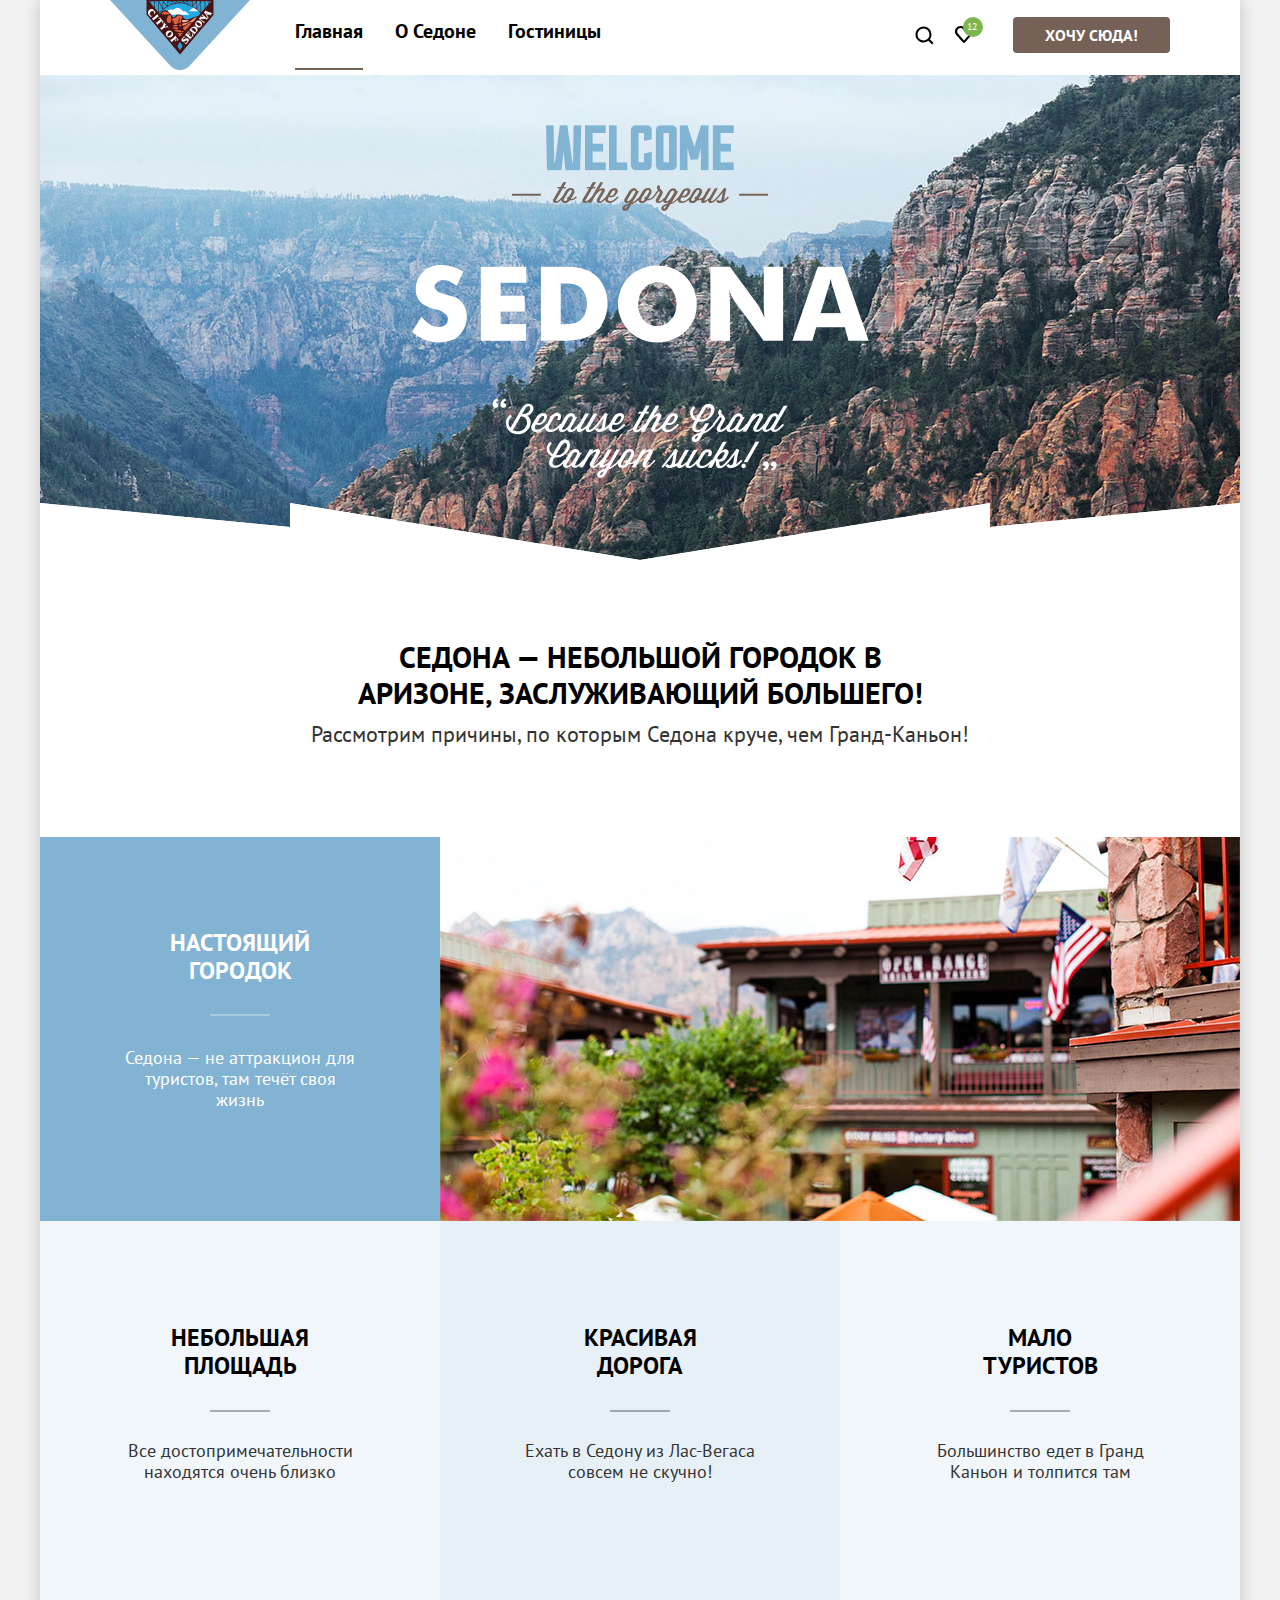
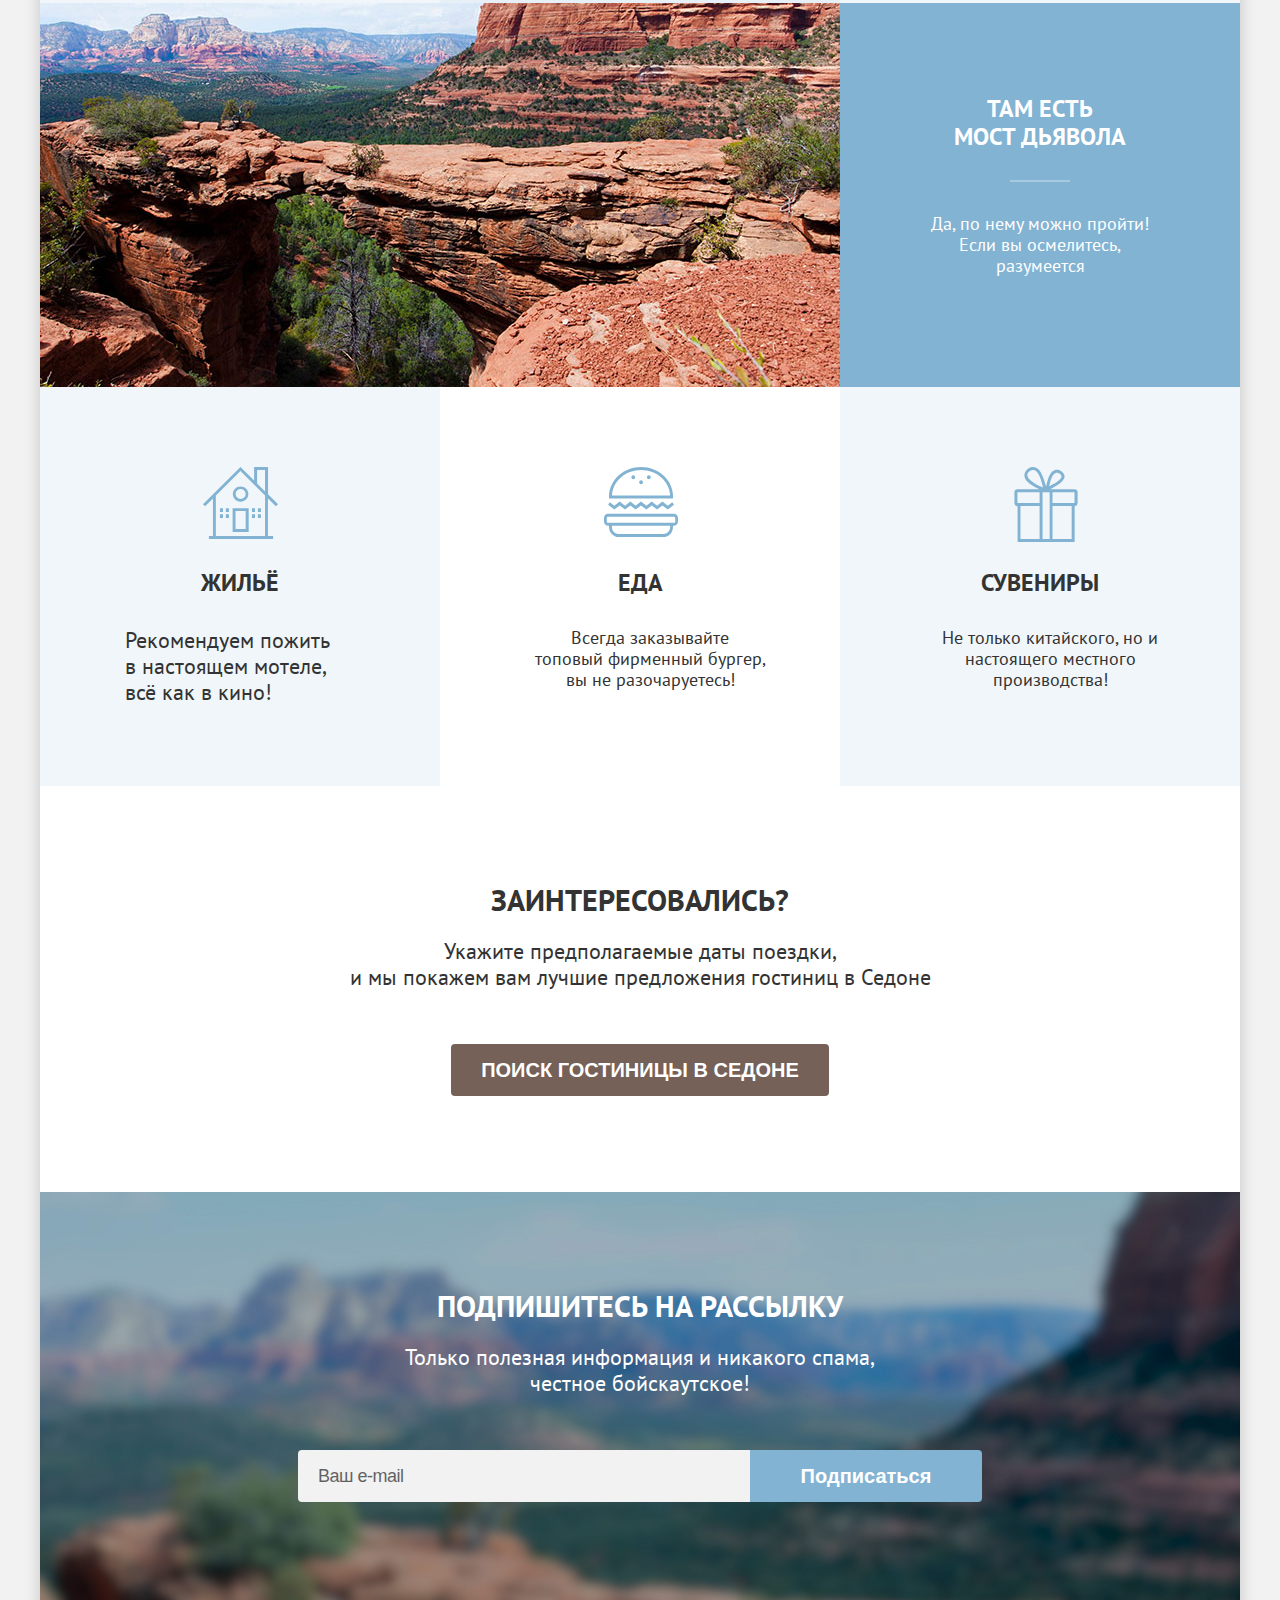
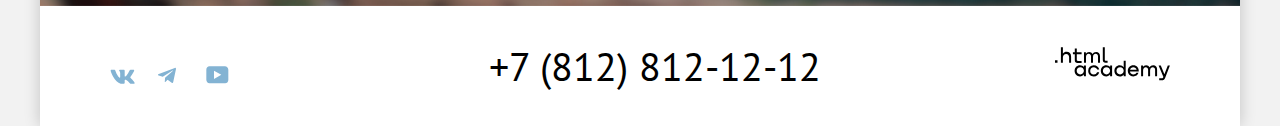
<file: index.html>
<!DOCTYPE html>
<html lang="en">

    <head>
        <meta charset="UTF-8">
        <meta http-equiv="X-UA-Compatible" content="IE=edge">
        <meta name="viewport" content="width=device-width, initial-scale=1.0">
        <title>Главная страница</title>
        <link rel="stylesheet" href="css/style.css">
        <link rel="icon" href="images/favicon.png">
    </head>

    <body>
        <div class="container">
            <header class="header">
                <div class="header__top">
                    <a href="index.html" class="header__link-logo">
                        <svg width="140" height="70" fill="#fff" xmlns="http://www.w3.org/2000/svg">
                            <g clip-path="url(#a)">
                                <path d="M140 0H0l60.36 65.7c5.28 5.8 14 5.8 19.28 0L140 0Z" fill="#81B3D3" />
                                <path d="M37.23.5 69.8 38.4 102.26.7 37.23.5Z" fill="#23A9E1" />
                                <path
                                    d="M61.99 14.7h17.55c-1.32-.8-4.47-4.6-6.1-3.2-.1.1-4.96-5.7-8.1-2.9-2.75 2.5-4.06-.3-7.1 1.6-3.66 2.4 2.02 3.7 3.75 4.5Zm27.08-3.5-9.94.1c3.96-4.5 5.68-4 9.94-.1Z" />
                                <path
                                    d="M99.01 3.6V1.2h2.13l-2.13 2.4ZM49.11 13c.1.1 2.43-2.4 6.18-4.9 3.45-2.3 8.72-4.9 14.6-4.9 5.9 0 11.27 2.7 14.72 5 3.75 2.4 6.09 4.8 6.19 4.9l-2.54 3c-4.56.6-7.81 3.9-12.27 3.2-2.24-.4-2.34-1.6-2.95-2.9-.5-1-1.32-.8-2.33-1.2-.91-.4-1.52-1.1-3.45-.7-1.62.4-1.83 2.9-3.96 2.8-1.11-.1-1.21-1.6-2.84-3.6-4.16-4.9-7.95-4.29-10.59.21L49.1 13ZM40.57 1.2v1.9l-1.62-1.9h1.62Zm54.68 0h3.25v3L95.26 8V1.2ZM91.1 12.6V1.2h3.55v7.4l-3.55 4Zm-.5-10.4v9.9a26.33 26.33 0 0 0-3.66-3l3.65-6.9Zm-4.17-.3v6.8c-.5-.3-.9-.7-1.52-1-.7-.4-1.42-.9-2.23-1.3l3.75-4.5Zm-4.46-.2V6c-1.01-.5-2.13-1-3.14-1.5l3.14-2.8Zm.61-.5h3.75l-3.75 4.6V1.2Zm4.36 0h3.65l-3.65 7.1V1.2Zm-8.93 0h3.96l-3.55 3.1c-.1 0-.2-.1-.3-.1l-.1-3Zm-.5.4V4c-1.02-.4-2.03-.7-3.15-.9l3.15-1.5Zm-4.26 0v1.3L71 2.6l2.24-1Zm-6.9 0 2.23 1c-.81 0-1.52.1-2.23.3V1.6Zm-4.16 0 3.14 1.5c-1.11.2-2.13.5-3.14.9V1.6Zm3.65 1.2L62.5 1.2h3.35v1.6Zm3.55-.4-2.84-1.3h2.84v1.3Zm.71-1.2h2.94L70.1 2.5V1.2Zm3.76 0h3.24l-3.24 1.6V1.2ZM61.28 4.3l-3.56-3.1h3.96v3l-.4.1Zm-3.66-2.6 3.15 2.7c-1.12.4-2.13.9-3.15 1.5V1.7Zm-4.36.2 3.65 4.5a22.9 22.9 0 0 0-3.65 2.4V1.9ZM49 2.2l3.65 7c-1.32 1-2.53 2-3.65 3.2V2.2Zm3.75 6L49.1 1.1h3.65v7.1Zm4.37-2.5-3.76-4.6h3.76v4.6ZM44.33 7.5 41.1 3.7V1.2h3.24v6.3Zm.61-6.3h3.55v11.2l-3.55-4.2v-7ZM36.52 0v14.6L70 54.5 103.48 15V0H36.52Z"
                                    fill="#491213" />
                                <path d="M67.36 46 70 41.8l2.64 4.2L70 50.2 67.36 46Z" fill="#23A9E1" />
                                <path
                                    d="M75.28 30.6c-3.45-2-2.64-3.5.2-4.9 1.52-.7 4.87-3.4 6.19-2.5l-6.4 7.4Zm-2.34 2.5c-2.03-.1-4.36-.4-6.39.1 1.22.3 4.26 1.2 1.42 1.9 1.02 1.4 2.64 1.3 3.65.1-.4-.2-.7-.5-1.01-.7 1.11-.3 2.13-.9 2.33-1.4Zm1.22-1.6c-.91-.8-1.93-.8-2.74 0-1.22-2.1-5.48-1.4-7.5-1.7 1.1 2.6 9.73 3.1 10.24 1.7Zm-6.9-2.2c-1.62-.5-6.9-.4-3.45-1.8 1.12-.4 6.8.1 3.45 1.8Zm2.03-3c-.5-1.1.4-2.4 1.72-1.4 1.22.8-.6 2-1.72 1.4Zm-2.94.1c-2.34.7-5.38-.8-1.63-1.5 2.34-.5 4.77.5 1.63 1.5-.1 0 .1 0 0 0Zm-2.64-6.2c-.5 1.6-1.52 1.9-1.42 0 .1-2.3 1.62-1.7 3.25-2.6 1.31-.7 2.03-3.4 4.36-1.8 1.01.7 2.23.1 2.53 1.2 0-.1-2.94 6.7-1.31 6.7-3.25 0-1.83-3.8-.61-6.4-1.22.6-3.15 4.3-1.52 5-.82 1.1-3.45 2.6-4.77 1.5-1.12-1-.51-2.3-.51-3.6ZM59.65 23c-5.68 0-1.82-8.6.1-8.1 2.24.7 1.93 8.2-.1 8.1Zm-6.29-8.2c-2.64-.1-1.52-2.6.3-3.1 1.73-.5 5.28 1.1 6.5 2.2-1.83.6-4.16.5-6.19.6-.2-2-.7-1.3-.6.3Z"
                                    fill="#DC6243" />
                                <path
                                    d="M72.84 25.8c-2.94-3 4.36-2.7 5.58-3.8.81.3 7.1-5.4 8.62-5-1.11 1.3-3.45 5.3-5.07 5.3-1.32 0-2.64-.2-3.65.7-1.52 1.4-3.96 2.1-5.48 2.8Z"
                                    fill="#F49774" />
                                <path
                                    d="M73.75 22.2c-1.62.9-3.14-2.5-.3-2.2 1.83.2 3.75-.2 5.48.1a5.99 5.99 0 0 1-5.18 2.1Z"
                                    fill="#F4B1A4" />
                                <path
                                    d="M51.84 20.9c.3.4.6.8.5 1.4 0 .4-.6 1-.2 1.2l1.53-1.8c-.4-.1-3.55-3.8-3.55-4.2l-2.13 1.1c.1.4.8 0 1.21 0 .51 0 .92.4 1.32.7-1.11.9-3.85 3.3-4.16 3.3-.1 0-.7-.4-.7 0 0 .2.6.7.7.8l1.42 1.7c.4-.2-.1-.5.1-.8.1-.2 3.25-2.7 3.96-3.4Zm-3.45-4.5c.3-.1.4.3.61 0l-1.62-1.9c-.2-.3-.51-.6-.51 0 .1.4-4.06 3.7-4.26 3.8-.3.1-.5-.3-.71.1l1.42 1.7c.2.2.3.4.5.6.2.2.1-.4.1-.4-.1-.3.31-.6.62-.8 1.01-1 3.55-3.1 3.85-3.1Zm-5.78-.6c-1.12.3-2.44-.1-2.74-1.3-.4-1.2.4-2.4 1.32-3.1.91-.7 2.33-.6 2.84.5.2.5.1 1.1-.1 1.6-.1.3-.4.6 0 .8.6-.7 1.11-1.4 1.72-2.1-.7-.4-1.01-1.1-1.52-1.7-.6-.7-1.32-1.4-2.33-1.5-1.93-.3-3.65 1.7-3.86 3.4-.1.9.2 1.8.81 2.6.51.6 1.22 1.1 1.63 1.8.2.1 1.82-.7 2.13-.8.2 0 .1-.1.1-.2 0 0-.5.2 0 0Zm25.87 23.6c-.71-.5-2.64-3-3.05-3.5l-.2-.3-.2.1c-.1.1.1.4 0 .6-.5.8-3.75 3.2-3.96 3.4-.4.2-.8-.1-1.01.2.5.6 1.82 2.3 2.03 2.3.3 0 .1-.5.1-.6.1-.2 1.72-1.6 2.33-2.1.2-.2.4.3.61.5.2.3.3.7.2 1-.1.2-.5.6-.2.8.4-.5 1.52-1.8 1.73-2 .2-.2-.41 0-.3-.1-.21.1-.52.2-.72 0-.1 0-.71-.7-.6-.8.3-.2.6-.6 1-.7.62-.1 1.02 1 1.12 1.4.1.4.1.8-.1 1.1-.1.3-.3.5 0 .6l1.42-1.9c0 .1-.1.1-.2 0 .1.1-.1 0 0 0Zm-9.34-8.9c-.7 0-1.42.3-2.02.8a3.52 3.52 0 0 0-.51 4.8c1.32 1.7 3.45 1.9 5.17.7a3.52 3.52 0 0 0 .51-4.8 4.1 4.1 0 0 0-3.14-1.5Zm1.22 1.4c.92-.1 1.52.8 1.12 1.8-.4 1-1.42 2-2.44 2.4-1.21.5-2.03-.5-1.52-1.7.4-1 1.42-2 2.44-2.4.1 0 .2-.1.4-.1Zm-2.84-4.6c.3 0 .61.4.81 0l-1.42-1.7c-.4.2 0 .4-.1.6-.2.3-1.72.5-2.13.6.1-.4.61-1.7.81-1.8.4-.3.61.3.81-.1l-1.82-2.1c-.2-.2-.4-.7-.61-.4 0 0 0 1-.1 1.1-.1.2-.61 2.4-1.22 2.9-.3.3-1.52 1.3-1.83 1.4-.3.1-.5-.4-.8 0l1.62 1.9c.1.1.4.6.5.6.3.1 0-.6.1-.7.1-.3 1.63-1.8 2.34-1.9.91-.2 2.03-.5 3.04-.4-.2 0 .2 0 0 0ZM82.07 34c.1.4.2.9.1 1.3-.1.6-.6 1.9-1.42 1.5-.8-.4-1.42-1.1-2.13-1.7.51-.6 1.02-1.1 1.93-.8.2.1.4 0 .2-.2-.3-.2-2.03-1.3-2.13-1.2-.2.2.3.6.1 1-.1.3-.4.5-.6.8-.51-.4-1.22-.8-.71-1.5.4-.4.8-.8 1.42-.9.4-.1 1.21.3 1.31-.1-.7-.3-1.42-.7-2.13-1 .1.5-2.23 2.9-2.73 3.5-.1.1-.41.4-.41.5 0 .3.4.1.4.1.31-.1 4.47 3.3 4.57 3.6.1.2-.1.4 0 .5 0 0 .1.1.2.1.3-.3 2.95-3.9 3.55-4l-1.52-2.4c-.4.2-.1.7 0 .9Zm-4.06 4.4c-1.31-.9-3.65.8-4.05 1-.71.3-1.22-.4-.81-1 .3-.5.9-.8 1.52-.8.2 0 .91.1.91 0 .1-.1.1-.1 0-.2-.6-.4-1.12-.8-1.72-1.1-.1.7-.92 1.1-1.32 1.6-.51.6-1.02 1.3-1.02 2s.4 1.4 1.12 1.7c.7.4 1.52.1 2.23-.3.4-.3.81-.6 1.22-.8.6-.3 1.52 0 1.32.8-.2.7-.92 1.3-1.63 1.5-.4.1-.8.1-1.21-.1-.3-.1-.61-.5-.82-.1l2.34 1.6c.1-.5.3-.7.7-1 .51-.4.92-.9 1.33-1.4.8-.9 1.11-2.5-.1-3.4Zm17.86-28.1c0 .1 0 .1 0 0l-.91 1-.81 1c-.2.2-.3.3 0 .5.5-.3 3.55 4.8 3.34 5.5-.5.2-4.56-3.3-4.66-3.5 0-.1.2-.7-.1-.6-.1 0-.51.6-.61.7l-.61.7c.2.3.3 0 .6 0 .2.1 1.22.9 1.53 1.1-.51 0-1.73.1-1.93.1-.6.1-.3-.4-.71-.6L89.48 18l-.91 1v.1c.2.2.1.1.4 0 .3-.1 4.36 3.2 4.46 3.4.2.3-.1.6.3.8l1.23-1.4c.1-.1.1-.1 0-.1-.3-.2-.3.1-.71.1-.3-.1-2.95-2.2-3.86-3l5.38-.2c.2 0 .7.6.7.8-.1.2-.3.4 0 .5.31-.4.62-.7.92-1.1l.1-.2c.1 0 .1-.1.1-.2l.1-.1c.31-.3 1.22-1.3 1.12-1.4-.3-.3-.4.3-.81 0-.2-.2-.81-1.2-.91-1.4-.2-.3.4-.6.6-.7.51-.3 2.14-.8 2.34.2 0 .2-.2.4-.1.5 0 0 .1.2.2.1l2.13-2.6-.2-.2c-.5.5-5.58-1.5-5.89-1.8-.1-.2-.1-.8-.3-.8Zm-.2 2.6c.8.3 1.52.6 2.33 1l-.6.3c-.21.1-.41.3-.62.5l-1.11-1.8Zm-6.7 7.7a3.7 3.7 0 0 0-3.04 1.3c-1.22 1.5-1.12 3.7.4 4.9 1.53 1.2 3.76.9 4.97-.5 1.22-1.5 1.12-3.7-.4-4.9-.5-.4-1.22-.7-1.93-.8Zm-1.42 1.6c.6 0 1.32.4 1.73.7.8.5 2.23 1.7 1.52 2.7 0-.1.1-.1-.1.1-.82.8-2.24.1-2.95-.5-.7-.5-2.03-1.7-1.21-2.7.3-.2.6-.3 1.01-.3Zm-3.14 4.3a4 4 0 0 0-3.35 1.6c-.61.8-1.32 1.5-1.93 2.3.2.3.5-.1.81.1.3.2 4.16 3.3 4.16 3.5.1.3-.2.4.1.6.1.1 2.94-3.4 3.25-4 .4-1.1.1-2.4-.81-3.2.1.1.2.1 0 0-.81-.6-1.52-.9-2.23-.9Zm-1.12 1.6h.3c1.42.4 3.45 2.1 2.13 3.6l-.4.4c-.2.2-4.26-3-4.06-3.2.4-.5 1.32-.9 2.03-.8Z" />
                            </g>
                            <defs>
                                <clipPath id="a">
                                    <path d="M0 0h140v70H0z" />
                                </clipPath>
                            </defs>
                        </svg>
                    </a>
                    <nav class="header__navigation">
                        <ul class="navigation__menu">
                            <li class="navigation__menu-item navigation__menu-item--active">
                                <a class="navigation__menu-link" href="index.html">Главная</a>
                            </li>
                            <li class="navigation__menu-item">
                                <a class="navigation__menu-link" href="catalog.html">О седоне</a>
                            </li>
                            <li class="navigation__menu-item ">
                                <a class="navigation__menu-link " href="catalog.html">Гостиницы</a>
                            </li>
                        </ul>
                    </nav>
                    <div class="header__user-menu">
                        <a href="#" class="user-menu__link">
                            <svg width="20" height="20" fill="#000" xmlns="http://www.w3.org/2000/svg">
                                <path
                                    d="m18.5 17-3.7-3.67c1-1.3 1.7-2.98 1.7-4.87A8 8 0 0 0 8.5.5C4.1.5.5 4.18.5 8.56a8 8 0 0 0 12.9 6.26l3.7 3.68 1.4-1.5Zm-10-2.48a6 6 0 0 1-6-5.96 6 6 0 0 1 12 0 6 6 0 0 1-6 5.96Z" />
                            </svg>
                        </a>
                        <a href="#" class="user-menu__link user-menu__link--favorite">
                            <span class="user-menu__link--favorite-decor">12</span>
                            <svg width="20" height="20" fill="#000" xmlns="http://www.w3.org/2000/svg">
                                <path
                                    d="M8.9 17a.9.9 0 0 1-.8-.4c-5.4-6.1-6.7-7.5-7-7.9A5.4 5.4 0 0 1 5.5 0C6.8 0 8 .5 9 1.3a5.46 5.46 0 0 1 9 4.1c0 1.3-.5 2.5-1.3 3.4l-7 7.9c-.2.2-.4.3-.8.3Zm-6-9.5c.3.4 3.5 4 6.1 6.9l6.2-7c.5-.5.7-1.2.7-2 0-1.8-1.5-3.3-3.3-3.3-1 0-2 .5-2.7 1.3-.3.3-.6.4-.9.4-.3 0-.6-.2-.8-.4-.7-.8-1.7-1.3-2.7-1.3-1.8 0-3.3 1.5-3.3 3.3-.1.9.3 1.6.7 2.1-.1 0-.1 0 0 0Z" />
                            </svg>
                        </a>
                    </div>
                    <a class="user-menu__btn" href="catalog.html">Хочу сюда!</a>
                </div>
                <div class="header__content">
                    <img class="header__content-img--one" src="images/welcome.png" alt="welcome">
                    <img class="header__content-img--two" src="images/welcome-subtitle.png"
                        alt="welcome-subtitle">
                    <img class="header__content-img--three" src="images/sedona-title.png" alt="sedona">
                    <img class="divider" src="images/divider.png" alt="divider">
                </div>
            </header>
            <main class="main">
                <section class="description">
                    <div class="description__inner">
                        <div class="description__box">
                            <h1 class="description__title">
                                Седона — небольшой городок в Аризоне,
                                заслуживающий большего!
                            </h1>
                            <p class="description__subtitle">
                                Рассмотрим причины, по которым Седона круче, чем Гранд-Каньон!
                            </p>
                        </div>
                        <div class="description__features">
                            <div class="features__box features__box--blue features__box--1">
                                <h3 class="features__title--mod">
                                    Настоящий городок
                                </h3>
                                <p class="features__text--mod">
                                    Седона — не аттракцион для туристов, там течёт своя жизнь
                                </p>
                            </div>
                            <img class="features__box-img features__box-img--1" src="images/description-1.jpg" width="800"
                                height="384" alt="city">
                            <div class="features__box features__box--white features__box--2">
                                <h3 class="features__title">
                                    Небольшая площадь
                                </h3>
                                <p class="features__text">
                                    Все достопримечательности находятся очень близко
                                </p>
                            </div>
                            <div class="features__box features__box--grey features__box--3">
                                <h3 class="features__title">
                                    Красивая дорога
                                </h3>
                                <p class="features__text">
                                    Ехать в Седону из Лас-Вегаса совсем не скучно!
                                </p>
                            </div>
                            <div class="features__box features__box--white features__box--4">
                                <h3 class="features__title">
                                    Мало туристов
                                </h3>
                                <p class="features__text">
                                    Большинство едет в Гранд Каньон и толпится там
                                </p>
                            </div>
                            <img class="features__box-img features__box-img--2" src="images/description-2.jpg" width="800"
                                height="384" alt="canyon">
                            <div class="features__box features__box--blue features__box--5">
                                <h3 class="features__title--mod">
                                    Там есть <br>
                                    мост дьявола
                                </h3>
                                <p class="features__text--mod">
                                    Да, по нему можно пройти! Если вы осмелитесь, разумеется
                                </p>
                            </div>
                        </div>
                        <div class="features__advantage">
                            <div class="features__advantage-box features__advantage-box--mod features__advantage-box--one">
                                <h3 class="features__advantage-title">
                                    Жильё
                                </h3>
                                <p class="featuers__advantage-text">
                                    Рекомендуем пожить <br> в настоящем мотеле,<br> всё как в кино!
                                </p>
                            </div>
                            <div class="features__advantage-box features__advantage-box--two">
                                <h3 class="features__advantage-title">
                                    Еда
                                </h3>
                                <p class="features__advantage-text">
                                    Всегда заказывайте <br> топовый фирменный бургер, вы не разочаруетесь!
                                </p>
                            </div>
                            <div class="features__advantage-box features__advantage-box--mod features__advantage-box--three">
                                <h3 class="features__advantage-title">
                                    Сувениры
                                </h3>
                                <p class="features__advantage-text">
                                    Не только китайского, но и <br> настоящего местного <br> производства!
                                </p>
                            </div>
                        </div>
                    </div>
                </section>

                <section class="search">
                    <div class="search__inner">
                        <h3 class="search__title">
                            Заинтересовались?
                        </h3>
                        <p class="search__text">
                            Укажите предполагаемые даты поездки, <br> и мы покажем вам лучшие предложения гостиниц в
                            Седоне
                        </p>
                        <button class="search__button">
                            ПОИСК ГОСТИНИЦЫ В седоне
                        </button>
                    </div>
                </section>
                <section class="mailing">
                    <div class="mailing__inner">
                        <h3 class="mailing__title">
                            Подпишитесь на рассылку
                        </h3>
                        <p class="mailing__text">
                            Только полезная информация и никакого спама, честное бойскаутское!
                        </p>
                        <form class="mailing__form" action="https://echo.htmlacademy.ru/">
                            <input class="mailing__input" type="email" placeholder="Ваш e-mail" required>
                            <button class="mailing__btn" type="submit">Подписаться</button>
                        </form>
                    </div>
                </section>
            </main>
            <footer class="footer">
                <div class="footer__inner">
                    <div class="footer__socials">
                        <a href="https://vk.com/htmlacademy" class="footer__socials-link">
                            <svg class="footer__socials-logo" width="25" height="15" fill="#83B3D3"
                                xmlns="http://www.w3.org/2000/svg">
                                <path fill-rule="evenodd" clip-rule="evenodd"
                                    d="M24.12 1.8c.16-.54 0-.94-.8-.94H20.7c-.67 0-.98.34-1.15.73 0 0-1.33 3.2-3.22 5.27-.61.6-.9.8-1.23.8-.16 0-.41-.2-.41-.75v-5.1c0-.66-.19-.95-.74-.95H9.82c-.42 0-.67.3-.67.59 0 .62.95.76 1.04 2.51v3.8c0 .83-.15.98-.48.98-.9 0-3.06-3.2-4.34-6.88-.25-.72-.5-1-1.18-1H1.57c-.75 0-.9.34-.9.73 0 .68.89 4.07 4.14 8.55 2.17 3.06 5.23 4.72 8 4.72 1.68 0 1.88-.37 1.88-1v-2.32c0-.74.16-.88.7-.88.38 0 1.05.19 2.6 1.66 1.79 1.75 2.08 2.54 3.08 2.54h2.63c.75 0 1.12-.37.9-1.1-.23-.72-1.08-1.77-2.2-3.02-.62-.71-1.54-1.48-1.82-1.86-.39-.5-.28-.71 0-1.15 0 0 3.2-4.42 3.54-5.93Z" />
                            </svg>
                        </a>
                        <a href="https://t.me/htmlacademy" class="footer__socials-link">
                            <svg class="footer__socials-logo" width="18" height="17" fill="#83B3D3"
                                xmlns="http://www.w3.org/2000/svg">
                                <path
                                    d="M16.79.96.84 7.1c-1.09.44-1.08 1.05-.2 1.32l4.1 1.28 9.47-5.98c.44-.27.85-.13.52.17l-7.68 6.93-.28 4.22c.41 0 .6-.2.83-.41l1.99-1.94 4.13 3.06c.77.42 1.31.2 1.5-.71l2.72-12.8c.28-1.1-.43-1.61-1.16-1.28Z" />
                            </svg>
                        </a>
                        <a href="https://www.youtube.com/user/htmlacademyru" class="footer__socials-link">
                            <svg class="footer__socials-logo" width="23" height="18" fill="#83B3D3"
                                xmlns="http://www.w3.org/2000/svg">
                                <path
                                    d="M18.94.36H3.51C1.65.36.33 1.95.33 3.76v10.09c0 1.91 1.32 3.5 3.18 3.5h15.65c1.64 0 3.17-1.59 3.17-3.4V3.76c-.22-1.8-1.53-3.4-3.39-3.4ZM7.99 12.89V4.82l7.34 4.04-7.34 4.03Z" />
                            </svg>
                        </a>
                    </div>
                    <a class="footer__phone" href="tel:+78128121212">
                        +7 (812) 812-12-12
                    </a>
                    <a href="https://htmlacademy.ru" class="footer__htmlacademy-link">
                        <svg class="footer__htmlacademy-logo" width="115" height="34" fill="#000"
                            xmlns="http://www.w3.org/2000/svg">
                            <path
                                d="M0 13.26v2.6h2.5v-2.6H0ZM11.6 4.86c-1.6 0-2.8.7-3.6 1.7h-.1V.36h-2v15.5h2v-5.3c0-2.1 1.3-3.6 3.3-3.6 1.8 0 2.9 1.4 2.9 3.2v5.7h2v-6.1c.1-3-1.8-4.9-4.5-4.9ZM26.6 5.16h-4.8v-3.7h-2v3.8h-1.9v2h1.9v6c0 1.7 1 2.7 2.7 2.7h4.1v-2h-3.7c-.7 0-1.1-.4-1.1-1.1v-5.7h4.8v-2ZM41.1 4.96c-1.6 0-2.9.8-3.5 2.1h-.1c-.6-1.2-1.8-2.1-3.4-2.1-1.4 0-2.5.8-3.1 1.8h-.1v-1.6H29v10.6h2v-5.4c0-2 1-3.5 2.6-3.5 1.5 0 2.4 1 2.4 2.6v6.3h2v-5.6c0-2.4 1.4-3.3 2.6-3.3 1.5 0 2.4 1 2.4 2.6v6.3h2v-6.5c.1-2.5-1.4-4.3-3.9-4.3ZM47.8 13.06c0 1.7 1 2.7 2.8 2.7h2v-2h-1.7c-.7 0-1.1-.4-1.1-1.1V.36h-2v12.7ZM28.9 20.06c-.9-1.1-2.2-1.8-3.9-1.8-3.1 0-5.4 2.3-5.4 5.6s2.3 5.6 5.4 5.6c1.8 0 3-.8 3.8-1.9h.1v1.6h2v-10.6h-2v1.5Zm-3.6 7.4c-2.2 0-3.6-1.6-3.6-3.6s1.4-3.6 3.6-3.6 3.6 1.6 3.6 3.6c0 1.9-1.4 3.6-3.6 3.6ZM44.2 22.36c-.5-2.4-2.6-4.1-5.4-4.1a5.4 5.4 0 0 0-5.6 5.6c0 3.1 2.2 5.6 5.6 5.6 2.8 0 4.9-1.8 5.4-4.2h-2.1a3.4 3.4 0 0 1-3.3 2.3c-2.2 0-3.6-1.6-3.6-3.6s1.4-3.6 3.6-3.6c1.6 0 2.8 1 3.3 2.2h2.1v-.2ZM55.1 20.06c-.9-1.1-2.2-1.8-3.9-1.8-3.1 0-5.4 2.3-5.4 5.6s2.3 5.6 5.4 5.6c1.8 0 3-.8 3.8-1.9h.1v1.6h2v-10.6h-2v1.5Zm-3.6 7.4c-2.2 0-3.6-1.6-3.6-3.6s1.4-3.6 3.6-3.6 3.6 1.6 3.6 3.6c0 1.9-1.5 3.6-3.6 3.6ZM68.7 20.16c-.9-1.1-2.2-1.9-3.9-1.9-3.1 0-5.4 2.3-5.4 5.6s2.2 5.6 5.4 5.6c1.7 0 3-.8 3.8-1.8h.1v1.5h2v-15.4h-2v6.4Zm-3.6 7.3c-2.2 0-3.6-1.6-3.6-3.6s1.4-3.6 3.6-3.6 3.6 1.6 3.6 3.6c-.1 2-1.5 3.6-3.6 3.6ZM78.3 18.26c-3.3 0-5.5 2.5-5.5 5.6 0 3 2.1 5.6 5.5 5.6 2.5 0 4.5-1.3 5.2-3.6h-2.1c-.5 1-1.6 1.6-3 1.6-1.9 0-3.3-1.3-3.4-2.9h8.8c.2-3.6-2-6.3-5.5-6.3Zm0 1.9c1.7 0 3 1 3.3 2.6h-6.5c.3-1.5 1.5-2.6 3.2-2.6ZM98.2 18.26c-1.6 0-2.9.8-3.6 2h-.1c-.6-1.2-1.8-2-3.4-2-1.4 0-2.5.7-3.1 1.8v-1.5h-1.9v10.6h2v-5.4c0-2 1-3.4 2.6-3.5 1.5 0 2.4 1 2.4 2.6v6.3h2v-5.6c0-2.4 1.4-3.3 2.6-3.3 1.5 0 2.4 1 2.4 2.6v6.3h2v-6.5c.1-2.6-1.4-4.4-3.9-4.4ZM109.4 27.36l-3.6-8.9h-2.2l4.8 11.6c-.3.9-.7 1.2-1.7 1.2h-2.5v2h2.5c1.8 0 2.8-.8 3.5-2.6l4.7-12.2h-2.1l-3.4 8.9Z" />
                        </svg>
                    </a>
                </div>
            </footer>
        </div>
    </body>

</html>
</file>
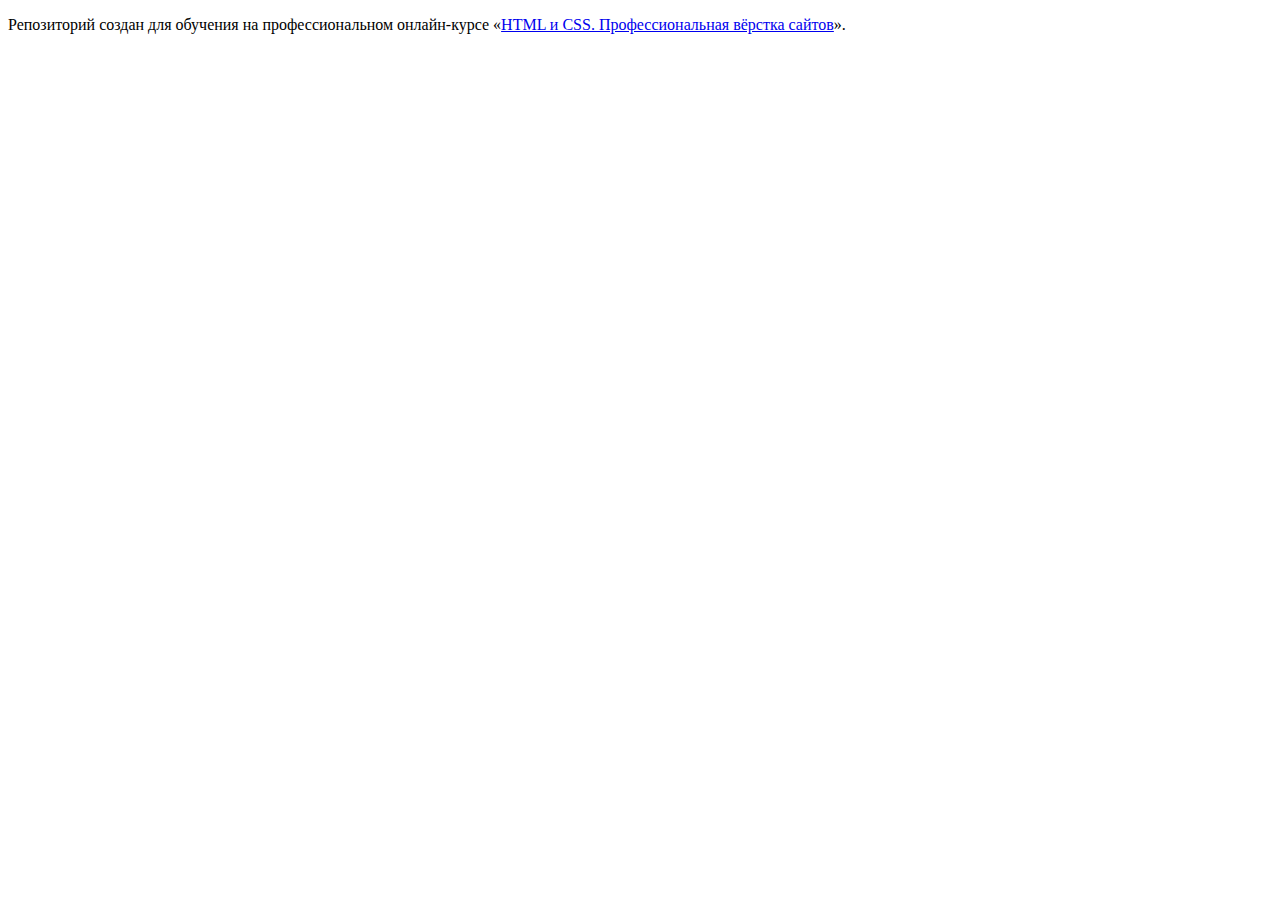
<file: 1/index.html>
<!DOCTYPE html>
<html lang="ru">
  <head>
    <meta charset="utf-8">
    <title>HTML Academy: Седона</title>
    <base href="https://htmlacademy-htmlcss.github.io/2230551-sedona-35/1/">
</head>
  <body>

    <p>Репозиторий создан для обучения на профессиональном онлайн‑курсе «<a href="https://htmlacademy.ru/intensive/htmlcss">HTML и CSS. Профессиональная вёрстка сайтов</a>».</p>

  </body>
</html>
</file>
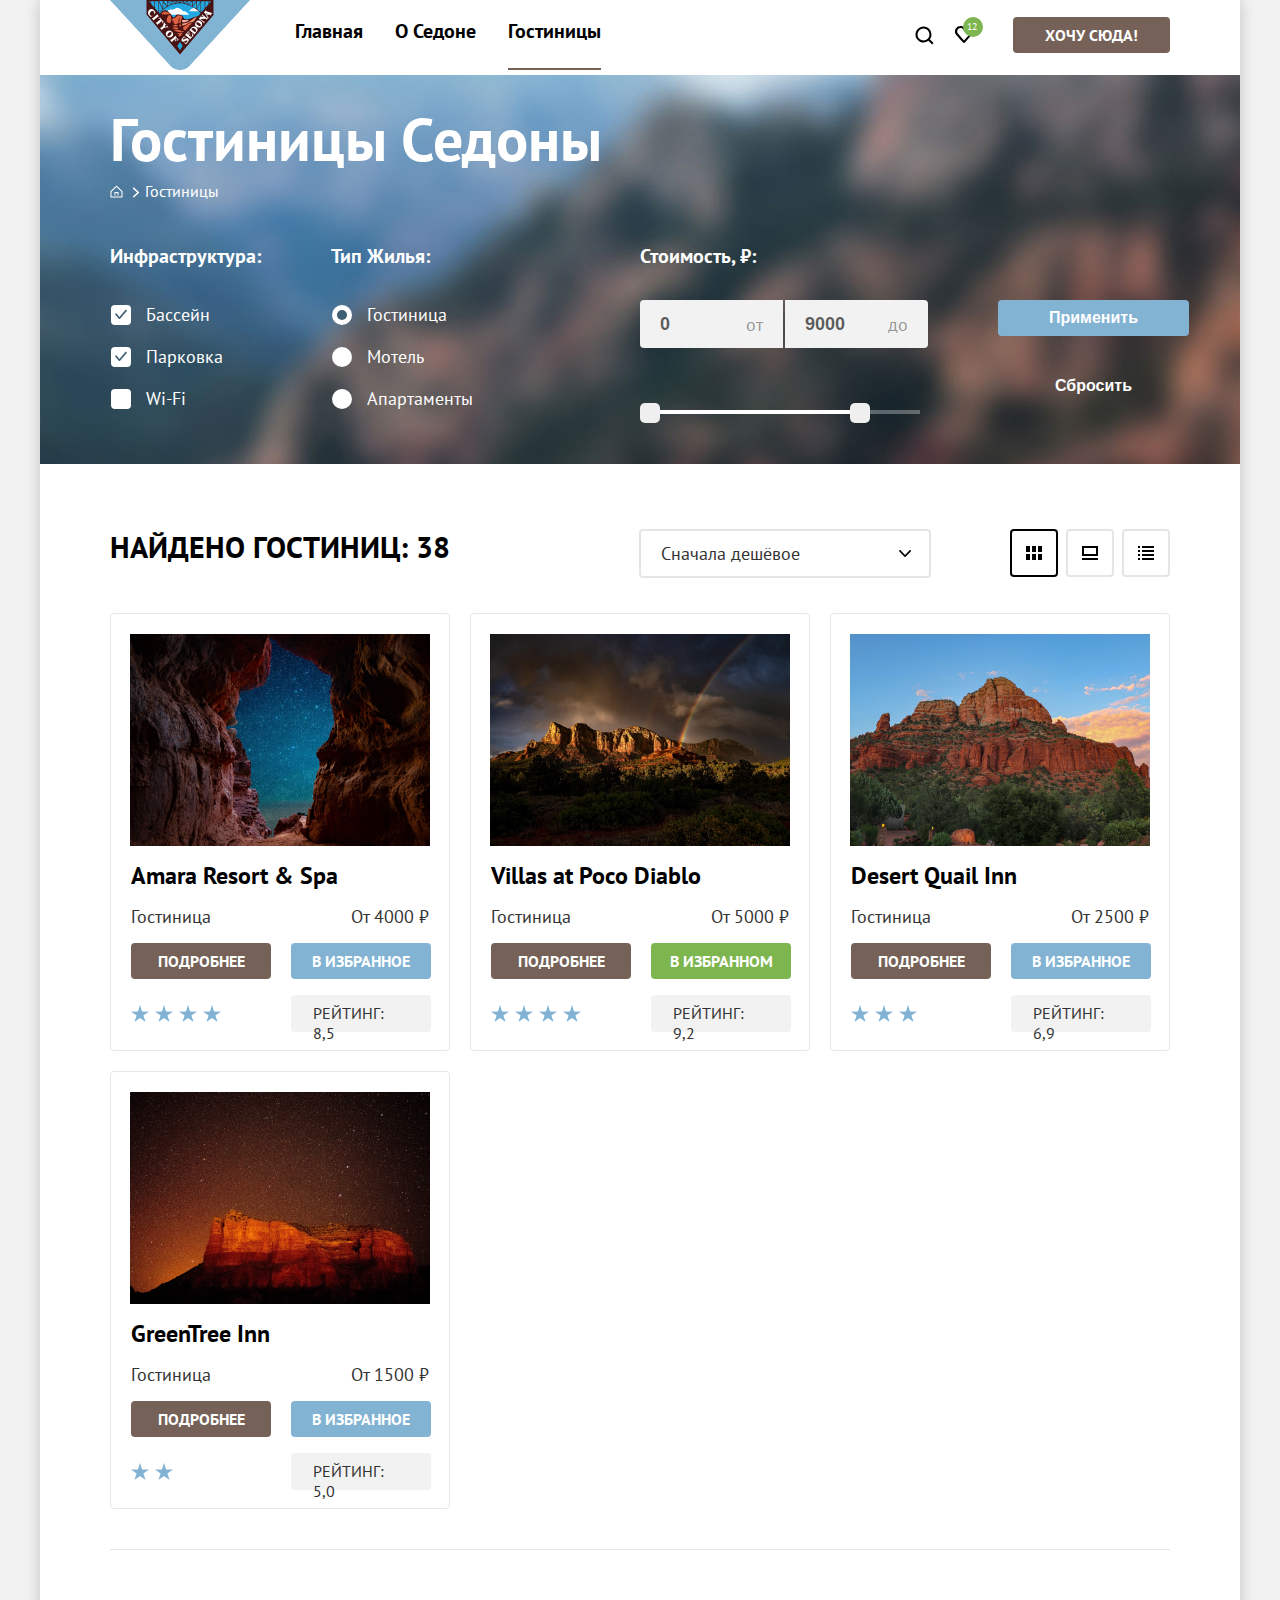
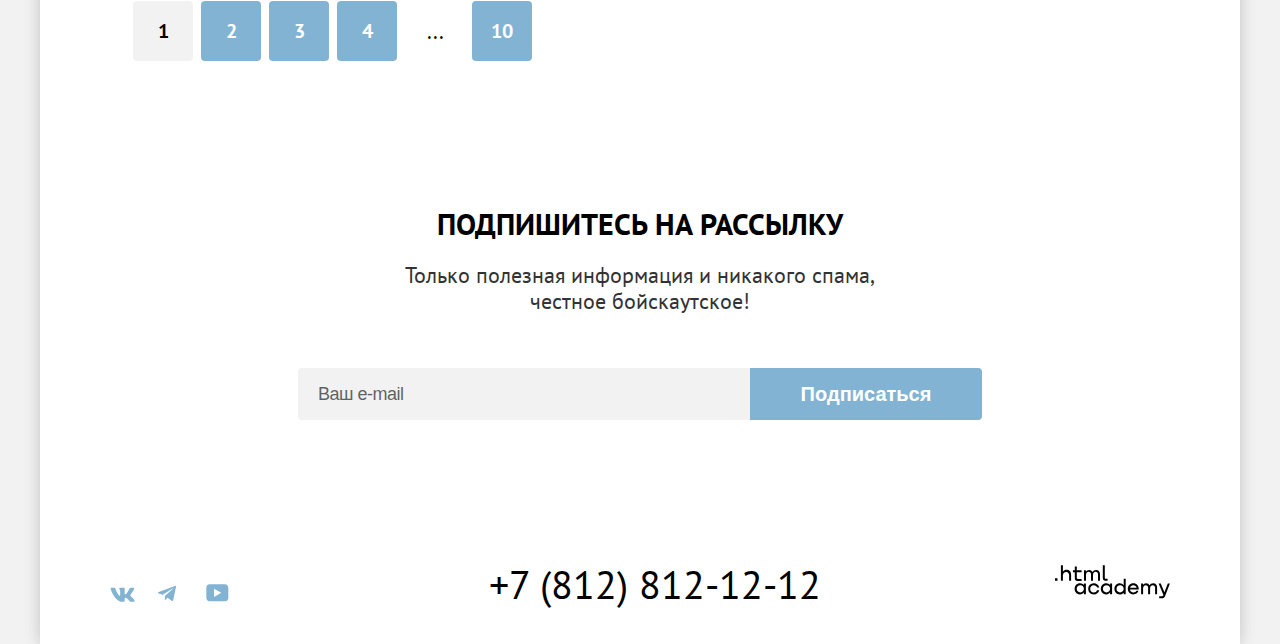
<file: catalog.html>
<!DOCTYPE html>
<html lang="en">

    <head>
        <meta charset="UTF-8">
        <meta http-equiv="X-UA-Compatible" content="IE=edge">
        <meta name="viewport" content="width=device-width, initial-scale=1.0">
        <title>Каталог</title>
        <link rel="stylesheet" href="css/style.css">
        <link rel="icon" href="images/favicon.png">
    </head>

    <body>
        <div class="container">
            <header class="header">
                <div class="header__top">
                    <a href="index.html" class="header__link-logo">
                        <svg width="140" height="70" fill="#fff" xmlns="http://www.w3.org/2000/svg">
                            <g clip-path="url(#a)">
                                <path d="M140 0H0l60.36 65.7c5.28 5.8 14 5.8 19.28 0L140 0Z" fill="#81B3D3" />
                                <path d="M37.23.5 69.8 38.4 102.26.7 37.23.5Z" fill="#23A9E1" />
                                <path
                                    d="M61.99 14.7h17.55c-1.32-.8-4.47-4.6-6.1-3.2-.1.1-4.96-5.7-8.1-2.9-2.75 2.5-4.06-.3-7.1 1.6-3.66 2.4 2.02 3.7 3.75 4.5Zm27.08-3.5-9.94.1c3.96-4.5 5.68-4 9.94-.1Z" />
                                <path
                                    d="M99.01 3.6V1.2h2.13l-2.13 2.4ZM49.11 13c.1.1 2.43-2.4 6.18-4.9 3.45-2.3 8.72-4.9 14.6-4.9 5.9 0 11.27 2.7 14.72 5 3.75 2.4 6.09 4.8 6.19 4.9l-2.54 3c-4.56.6-7.81 3.9-12.27 3.2-2.24-.4-2.34-1.6-2.95-2.9-.5-1-1.32-.8-2.33-1.2-.91-.4-1.52-1.1-3.45-.7-1.62.4-1.83 2.9-3.96 2.8-1.11-.1-1.21-1.6-2.84-3.6-4.16-4.9-7.95-4.29-10.59.21L49.1 13ZM40.57 1.2v1.9l-1.62-1.9h1.62Zm54.68 0h3.25v3L95.26 8V1.2ZM91.1 12.6V1.2h3.55v7.4l-3.55 4Zm-.5-10.4v9.9a26.33 26.33 0 0 0-3.66-3l3.65-6.9Zm-4.17-.3v6.8c-.5-.3-.9-.7-1.52-1-.7-.4-1.42-.9-2.23-1.3l3.75-4.5Zm-4.46-.2V6c-1.01-.5-2.13-1-3.14-1.5l3.14-2.8Zm.61-.5h3.75l-3.75 4.6V1.2Zm4.36 0h3.65l-3.65 7.1V1.2Zm-8.93 0h3.96l-3.55 3.1c-.1 0-.2-.1-.3-.1l-.1-3Zm-.5.4V4c-1.02-.4-2.03-.7-3.15-.9l3.15-1.5Zm-4.26 0v1.3L71 2.6l2.24-1Zm-6.9 0 2.23 1c-.81 0-1.52.1-2.23.3V1.6Zm-4.16 0 3.14 1.5c-1.11.2-2.13.5-3.14.9V1.6Zm3.65 1.2L62.5 1.2h3.35v1.6Zm3.55-.4-2.84-1.3h2.84v1.3Zm.71-1.2h2.94L70.1 2.5V1.2Zm3.76 0h3.24l-3.24 1.6V1.2ZM61.28 4.3l-3.56-3.1h3.96v3l-.4.1Zm-3.66-2.6 3.15 2.7c-1.12.4-2.13.9-3.15 1.5V1.7Zm-4.36.2 3.65 4.5a22.9 22.9 0 0 0-3.65 2.4V1.9ZM49 2.2l3.65 7c-1.32 1-2.53 2-3.65 3.2V2.2Zm3.75 6L49.1 1.1h3.65v7.1Zm4.37-2.5-3.76-4.6h3.76v4.6ZM44.33 7.5 41.1 3.7V1.2h3.24v6.3Zm.61-6.3h3.55v11.2l-3.55-4.2v-7ZM36.52 0v14.6L70 54.5 103.48 15V0H36.52Z"
                                    fill="#491213" />
                                <path d="M67.36 46 70 41.8l2.64 4.2L70 50.2 67.36 46Z" fill="#23A9E1" />
                                <path
                                    d="M75.28 30.6c-3.45-2-2.64-3.5.2-4.9 1.52-.7 4.87-3.4 6.19-2.5l-6.4 7.4Zm-2.34 2.5c-2.03-.1-4.36-.4-6.39.1 1.22.3 4.26 1.2 1.42 1.9 1.02 1.4 2.64 1.3 3.65.1-.4-.2-.7-.5-1.01-.7 1.11-.3 2.13-.9 2.33-1.4Zm1.22-1.6c-.91-.8-1.93-.8-2.74 0-1.22-2.1-5.48-1.4-7.5-1.7 1.1 2.6 9.73 3.1 10.24 1.7Zm-6.9-2.2c-1.62-.5-6.9-.4-3.45-1.8 1.12-.4 6.8.1 3.45 1.8Zm2.03-3c-.5-1.1.4-2.4 1.72-1.4 1.22.8-.6 2-1.72 1.4Zm-2.94.1c-2.34.7-5.38-.8-1.63-1.5 2.34-.5 4.77.5 1.63 1.5-.1 0 .1 0 0 0Zm-2.64-6.2c-.5 1.6-1.52 1.9-1.42 0 .1-2.3 1.62-1.7 3.25-2.6 1.31-.7 2.03-3.4 4.36-1.8 1.01.7 2.23.1 2.53 1.2 0-.1-2.94 6.7-1.31 6.7-3.25 0-1.83-3.8-.61-6.4-1.22.6-3.15 4.3-1.52 5-.82 1.1-3.45 2.6-4.77 1.5-1.12-1-.51-2.3-.51-3.6ZM59.65 23c-5.68 0-1.82-8.6.1-8.1 2.24.7 1.93 8.2-.1 8.1Zm-6.29-8.2c-2.64-.1-1.52-2.6.3-3.1 1.73-.5 5.28 1.1 6.5 2.2-1.83.6-4.16.5-6.19.6-.2-2-.7-1.3-.6.3Z"
                                    fill="#DC6243" />
                                <path
                                    d="M72.84 25.8c-2.94-3 4.36-2.7 5.58-3.8.81.3 7.1-5.4 8.62-5-1.11 1.3-3.45 5.3-5.07 5.3-1.32 0-2.64-.2-3.65.7-1.52 1.4-3.96 2.1-5.48 2.8Z"
                                    fill="#F49774" />
                                <path
                                    d="M73.75 22.2c-1.62.9-3.14-2.5-.3-2.2 1.83.2 3.75-.2 5.48.1a5.99 5.99 0 0 1-5.18 2.1Z"
                                    fill="#F4B1A4" />
                                <path
                                    d="M51.84 20.9c.3.4.6.8.5 1.4 0 .4-.6 1-.2 1.2l1.53-1.8c-.4-.1-3.55-3.8-3.55-4.2l-2.13 1.1c.1.4.8 0 1.21 0 .51 0 .92.4 1.32.7-1.11.9-3.85 3.3-4.16 3.3-.1 0-.7-.4-.7 0 0 .2.6.7.7.8l1.42 1.7c.4-.2-.1-.5.1-.8.1-.2 3.25-2.7 3.96-3.4Zm-3.45-4.5c.3-.1.4.3.61 0l-1.62-1.9c-.2-.3-.51-.6-.51 0 .1.4-4.06 3.7-4.26 3.8-.3.1-.5-.3-.71.1l1.42 1.7c.2.2.3.4.5.6.2.2.1-.4.1-.4-.1-.3.31-.6.62-.8 1.01-1 3.55-3.1 3.85-3.1Zm-5.78-.6c-1.12.3-2.44-.1-2.74-1.3-.4-1.2.4-2.4 1.32-3.1.91-.7 2.33-.6 2.84.5.2.5.1 1.1-.1 1.6-.1.3-.4.6 0 .8.6-.7 1.11-1.4 1.72-2.1-.7-.4-1.01-1.1-1.52-1.7-.6-.7-1.32-1.4-2.33-1.5-1.93-.3-3.65 1.7-3.86 3.4-.1.9.2 1.8.81 2.6.51.6 1.22 1.1 1.63 1.8.2.1 1.82-.7 2.13-.8.2 0 .1-.1.1-.2 0 0-.5.2 0 0Zm25.87 23.6c-.71-.5-2.64-3-3.05-3.5l-.2-.3-.2.1c-.1.1.1.4 0 .6-.5.8-3.75 3.2-3.96 3.4-.4.2-.8-.1-1.01.2.5.6 1.82 2.3 2.03 2.3.3 0 .1-.5.1-.6.1-.2 1.72-1.6 2.33-2.1.2-.2.4.3.61.5.2.3.3.7.2 1-.1.2-.5.6-.2.8.4-.5 1.52-1.8 1.73-2 .2-.2-.41 0-.3-.1-.21.1-.52.2-.72 0-.1 0-.71-.7-.6-.8.3-.2.6-.6 1-.7.62-.1 1.02 1 1.12 1.4.1.4.1.8-.1 1.1-.1.3-.3.5 0 .6l1.42-1.9c0 .1-.1.1-.2 0 .1.1-.1 0 0 0Zm-9.34-8.9c-.7 0-1.42.3-2.02.8a3.52 3.52 0 0 0-.51 4.8c1.32 1.7 3.45 1.9 5.17.7a3.52 3.52 0 0 0 .51-4.8 4.1 4.1 0 0 0-3.14-1.5Zm1.22 1.4c.92-.1 1.52.8 1.12 1.8-.4 1-1.42 2-2.44 2.4-1.21.5-2.03-.5-1.52-1.7.4-1 1.42-2 2.44-2.4.1 0 .2-.1.4-.1Zm-2.84-4.6c.3 0 .61.4.81 0l-1.42-1.7c-.4.2 0 .4-.1.6-.2.3-1.72.5-2.13.6.1-.4.61-1.7.81-1.8.4-.3.61.3.81-.1l-1.82-2.1c-.2-.2-.4-.7-.61-.4 0 0 0 1-.1 1.1-.1.2-.61 2.4-1.22 2.9-.3.3-1.52 1.3-1.83 1.4-.3.1-.5-.4-.8 0l1.62 1.9c.1.1.4.6.5.6.3.1 0-.6.1-.7.1-.3 1.63-1.8 2.34-1.9.91-.2 2.03-.5 3.04-.4-.2 0 .2 0 0 0ZM82.07 34c.1.4.2.9.1 1.3-.1.6-.6 1.9-1.42 1.5-.8-.4-1.42-1.1-2.13-1.7.51-.6 1.02-1.1 1.93-.8.2.1.4 0 .2-.2-.3-.2-2.03-1.3-2.13-1.2-.2.2.3.6.1 1-.1.3-.4.5-.6.8-.51-.4-1.22-.8-.71-1.5.4-.4.8-.8 1.42-.9.4-.1 1.21.3 1.31-.1-.7-.3-1.42-.7-2.13-1 .1.5-2.23 2.9-2.73 3.5-.1.1-.41.4-.41.5 0 .3.4.1.4.1.31-.1 4.47 3.3 4.57 3.6.1.2-.1.4 0 .5 0 0 .1.1.2.1.3-.3 2.95-3.9 3.55-4l-1.52-2.4c-.4.2-.1.7 0 .9Zm-4.06 4.4c-1.31-.9-3.65.8-4.05 1-.71.3-1.22-.4-.81-1 .3-.5.9-.8 1.52-.8.2 0 .91.1.91 0 .1-.1.1-.1 0-.2-.6-.4-1.12-.8-1.72-1.1-.1.7-.92 1.1-1.32 1.6-.51.6-1.02 1.3-1.02 2s.4 1.4 1.12 1.7c.7.4 1.52.1 2.23-.3.4-.3.81-.6 1.22-.8.6-.3 1.52 0 1.32.8-.2.7-.92 1.3-1.63 1.5-.4.1-.8.1-1.21-.1-.3-.1-.61-.5-.82-.1l2.34 1.6c.1-.5.3-.7.7-1 .51-.4.92-.9 1.33-1.4.8-.9 1.11-2.5-.1-3.4Zm17.86-28.1c0 .1 0 .1 0 0l-.91 1-.81 1c-.2.2-.3.3 0 .5.5-.3 3.55 4.8 3.34 5.5-.5.2-4.56-3.3-4.66-3.5 0-.1.2-.7-.1-.6-.1 0-.51.6-.61.7l-.61.7c.2.3.3 0 .6 0 .2.1 1.22.9 1.53 1.1-.51 0-1.73.1-1.93.1-.6.1-.3-.4-.71-.6L89.48 18l-.91 1v.1c.2.2.1.1.4 0 .3-.1 4.36 3.2 4.46 3.4.2.3-.1.6.3.8l1.23-1.4c.1-.1.1-.1 0-.1-.3-.2-.3.1-.71.1-.3-.1-2.95-2.2-3.86-3l5.38-.2c.2 0 .7.6.7.8-.1.2-.3.4 0 .5.31-.4.62-.7.92-1.1l.1-.2c.1 0 .1-.1.1-.2l.1-.1c.31-.3 1.22-1.3 1.12-1.4-.3-.3-.4.3-.81 0-.2-.2-.81-1.2-.91-1.4-.2-.3.4-.6.6-.7.51-.3 2.14-.8 2.34.2 0 .2-.2.4-.1.5 0 0 .1.2.2.1l2.13-2.6-.2-.2c-.5.5-5.58-1.5-5.89-1.8-.1-.2-.1-.8-.3-.8Zm-.2 2.6c.8.3 1.52.6 2.33 1l-.6.3c-.21.1-.41.3-.62.5l-1.11-1.8Zm-6.7 7.7a3.7 3.7 0 0 0-3.04 1.3c-1.22 1.5-1.12 3.7.4 4.9 1.53 1.2 3.76.9 4.97-.5 1.22-1.5 1.12-3.7-.4-4.9-.5-.4-1.22-.7-1.93-.8Zm-1.42 1.6c.6 0 1.32.4 1.73.7.8.5 2.23 1.7 1.52 2.7 0-.1.1-.1-.1.1-.82.8-2.24.1-2.95-.5-.7-.5-2.03-1.7-1.21-2.7.3-.2.6-.3 1.01-.3Zm-3.14 4.3a4 4 0 0 0-3.35 1.6c-.61.8-1.32 1.5-1.93 2.3.2.3.5-.1.81.1.3.2 4.16 3.3 4.16 3.5.1.3-.2.4.1.6.1.1 2.94-3.4 3.25-4 .4-1.1.1-2.4-.81-3.2.1.1.2.1 0 0-.81-.6-1.52-.9-2.23-.9Zm-1.12 1.6h.3c1.42.4 3.45 2.1 2.13 3.6l-.4.4c-.2.2-4.26-3-4.06-3.2.4-.5 1.32-.9 2.03-.8Z" />
                            </g>
                            <defs>
                                <clipPath id="a">
                                    <path d="M0 0h140v70H0z" />
                                </clipPath>
                            </defs>
                        </svg>
                    </a>
                    <nav class="header__navigation">
                        <ul class="navigation__menu">
                            <li class="navigation__menu-item">
                                <a class="navigation__menu-link" href="index.html">Главная</a>
                            </li>
                            <li class="navigation__menu-item">
                                <a class="navigation__menu-link" href="catalog.html">О седоне</a>
                            </li>
                            <li class="navigation__menu-item navigation__menu-item--active">
                                <a class="navigation__menu-link " href="catalog.html">Гостиницы</a>
                            </li>
                        </ul>
                    </nav>
                    <div class="header__user-menu">
                        <a href="#" class="user-menu__link">
                            <svg width="20" height="20" fill="#000" xmlns="http://www.w3.org/2000/svg">
                                <path
                                    d="m18.5 17-3.7-3.67c1-1.3 1.7-2.98 1.7-4.87A8 8 0 0 0 8.5.5C4.1.5.5 4.18.5 8.56a8 8 0 0 0 12.9 6.26l3.7 3.68 1.4-1.5Zm-10-2.48a6 6 0 0 1-6-5.96 6 6 0 0 1 12 0 6 6 0 0 1-6 5.96Z" />
                            </svg>
                        </a>
                        <a href="#" class="user-menu__link user-menu__link--favorite">
                            <span class="user-menu__link--favorite-decor">12</span>
                            <svg width="20" height="20" fill="#000" xmlns="http://www.w3.org/2000/svg">
                                <path
                                    d="M8.9 17a.9.9 0 0 1-.8-.4c-5.4-6.1-6.7-7.5-7-7.9A5.4 5.4 0 0 1 5.5 0C6.8 0 8 .5 9 1.3a5.46 5.46 0 0 1 9 4.1c0 1.3-.5 2.5-1.3 3.4l-7 7.9c-.2.2-.4.3-.8.3Zm-6-9.5c.3.4 3.5 4 6.1 6.9l6.2-7c.5-.5.7-1.2.7-2 0-1.8-1.5-3.3-3.3-3.3-1 0-2 .5-2.7 1.3-.3.3-.6.4-.9.4-.3 0-.6-.2-.8-.4-.7-.8-1.7-1.3-2.7-1.3-1.8 0-3.3 1.5-3.3 3.3-.1.9.3 1.6.7 2.1-.1 0-.1 0 0 0Z" />
                            </svg>
                        </a>
                    </div>
                    <a class="user-menu__btn">Хочу сюда!</a>
                </div>
            </header>
            <main class="main">
                <section class="filter">
                    <div class="filter__inner">
                        <div class="filter__top">
                            <h1 class="filter__title">
                                Гостиницы Седоны
                            </h1>
                            <div class="breadcrumbs">
                                <a class="breadcrumbs__item breadcrumbs__link" href="index.html">
                                    <svg class="breadcrumbs__svg" role="img" aria-hidden="true" focusable="false"
                                        width="13" height="15" viewBox="0 0 13 13" fill="currentColor"
                                        xmlns="http://www.w3.org/2000/svg">
                                        <path fill-rule="evenodd" clip-rule="evenodd"
                                            d="m6.5.5-6 5.8v6.2h12V6.3L6.5.5Zm5 11h-10V6.7l5-4.8 5 4.8v4.8Z" />
                                        <path fill-rule="evenodd" clip-rule="evenodd"
                                            d="M4.5 10.5h1V8h2v2.5h1V7h-4v3.5Z" />
                                    </svg>
                                </a>
                                <p class="breadcrumbs__item breadcrumbs__parag">
                                    Гостиницы
                                </p>
                            </div>
                        </div>
                        <div class="filter__content">
                            <form class="filter__form" action="https://echo.htmlacademy.ru/">
                                <div class="filter__content-left">
                                    <fieldset class="filter__fieldset">
                                        <legend class="filter__legend">Инфраструктура:</legend>
                                        <ul class="filter__infr">
                                            <li class="filter__infr-item">
                                                <label class="filter__infr-label">
                                                    <input class="filter__infr-input" type="checkbox" name="pool"
                                                        checked>
                                                    <span class="filter__check-mark"></span>
                                                    <span class="filter__infr-span">Бассейн</span>
                                                </label>
                                            </li>
                                            <li class="filter__infr-item">
                                                <label class="filter__infr-label">
                                                    <input class="filter__infr-input" type="checkbox" id="parking"
                                                        name="parking" checked>
                                                    <span class="filter__check-mark"></span>
                                                    <span class="filter__infr-span">Парковка</span>
                                                </label>
                                            </li>
                                            <li class="filter__infr-item">
                                                <label class="filter__infr-label">
                                                    <input class="filter__infr-input" type="checkbox" id="wifi"
                                                        name="wifi">
                                                    <span class="filter__check-mark"></span>
                                                    <span class="filter__infr-span">Wi-Fi</span>
                                                </label>
                                            </li>
                                        </ul>
                                    </fieldset>
                                    <fieldset class="filter__fieldset">
                                        <legend class="filter__legend">Тип жилья:</legend>
                                        <ul class="filter__housing">
                                            <li class="filter__housing-item">
                                                <label class="filter__housing-label">
                                                    <input class="filter__housing-input" type="radio" value="hotel"
                                                        name="housing" checked>
                                                    <span class="filter__housing-checkmark"></span>
                                                    <span class="filter__housing-text">Гостиница</span>
                                                </label>
                                            </li>
                                            <li class="filter__housing-item">
                                                <label class="filter__housing-label">
                                                    <input class="filter__housing-input" type="radio" value="motel"
                                                        name="housing">
                                                    <span class="filter__housing-checkmark"></span>
                                                    <span class="filter__housing-text">Мотель</span>
                                                </label>
                                            </li>
                                            <li class="filter__housing-item">
                                                <label class="filter__housing-label">
                                                    <input class="filter__housing-input" type="radio" value="apps"
                                                        name="housing">
                                                    <span class="filter__housing-checkmark"></span>
                                                    <span class="filter__housing-text">Апартаменты</span>
                                                </label>
                                            </li>
                                        </ul>
                                    </fieldset>
                                </div>

                                <div class="filter__content-right">
                                    <fieldset class="filter__fieldset-right">
                                        <legend class="filter__legend">Стоимость, ₽:</legend>
                                        <div class="filter__right-wrap">
                                            <input class="filter__right-input filter__right-input--one" type="number"
                                                name="min-price" placeholder="0">
                                            <span
                                                class="filter__right-placeholder filter__right-placeholder--one">от</span>
                                        </div>
                                        <div class="filter__right-wrap">
                                            <input class="filter__right-input filter__right-input--two" type="number"
                                                name="max-price" placeholder="9000">
                                            <span
                                                class="filter__right-placeholder filter__right-placeholder--two">до</span>
                                        </div>
                                        <div class="filter__range-bar">
                                            <div class="filter__range-scale">
                                                <div class="filter__range-out">
                                                    <button class="filter__range-btn filter__range-min" type="button">
                                                        <span class="visually-hidden">Изменить минимальную цену.</span>
                                                    </button>
                                                    <button class="filter__range-btn filter__range-max" type="button">
                                                        <span class="visually-hidden">Изменить минимальную цену.</span>
                                                    </button>
                                                </div>
                                            </div>
                                        </div>
                                    </fieldset>
                                    <div class="filter__buttons">
                                        <button class="filter__buttons-submit" type="submit">Применить</button>
                                        <button class="filter__buttons-reset" type="reset">Сбросить</button>
                                    </div>
                                </div>
                            </form>
                        </div>
                    </div>
                </section>

                <section class="hotels">
                    <div class="hotels__inner">
                        <div class="hotels__top">
                            <h2 class="hotels__title">
                                Найдено гостиниц: <span class="hotels__select-span">38</span>
                            </h2>
                            <select class="hotels__select">
                                <option value="cheap" selected>Сначала дешёвое</option>
                                <option value="expensive">Сначала дорогое</option>
                                <option value="popular">Сначала популярное</option>
                            </select>
                            <div class="hotels__view-list">
                                <a class="hotels__view-item hotels__view-item--active">
                                    <svg class="hotels__view-svg " width="16" height="14" viewBox="0 0 16 14"
                                        fill="none" xmlns="http://www.w3.org/2000/svg">
                                        <g clip-path="url(#clip0_1_31)">
                                            <path d="M4 0H0V6H4V0Z" fill="black" />
                                            <path d="M16 0H12V6H16V0Z" fill="black" />
                                            <path d="M10 0H6V6H10V0Z" fill="black" />
                                            <path d="M4 8H0V14H4V8Z" fill="black" />
                                            <path d="M16 8H12V14H16V8Z" fill="black" />
                                            <path d="M10 8H6V14H10V8Z" fill="black" />
                                        </g>
                                        <defs>
                                            <clipPath id="clip0_1_31">
                                                <rect width="16" height="14" fill="white" />
                                            </clipPath>
                                        </defs>
                                    </svg>
                                </a>
                                <a class="hotels__view-item">
                                    <svg class="hotels__view-svg" width="16" height="14" viewBox="0 0 16 14" fill="none"
                                        xmlns="http://www.w3.org/2000/svg">
                                        <g clip-path="url(#clip0_1_321)">
                                            <path d="M16 12H0V14H16V12Z" fill="black" />
                                            <path d="M14 2V8H2V2H14ZM16 0H0V10H16V0Z" fill="black" />
                                        </g>
                                        <defs>
                                            <clipPath id="clip0_1_321">
                                                <rect width="16" height="14" fill="white" />
                                            </clipPath>
                                        </defs>
                                    </svg>
                                </a>
                                <a class="hotels__view-item">
                                    <svg class="hotels__view-svg" width="16" height="14" viewBox="0 0 16 14" fill="none"
                                        xmlns="http://www.w3.org/2000/svg">
                                        <g clip-path="url(#clip0_1_105)">
                                            <path d="M2 0H0V2H2V0Z" fill="black" />
                                            <path d="M16 0H4V2H16V0Z" fill="black" />
                                            <path d="M2 4H0V6H2V4Z" fill="black" />
                                            <path d="M16 4H4V6H16V4Z" fill="black" />
                                            <path d="M2 8H0V10H2V8Z" fill="black" />
                                            <path d="M16 8H4V10H16V8Z" fill="black" />
                                            <path d="M2 12H0V14H2V12Z" fill="black" />
                                            <path d="M16 12H4V14H16V12Z" fill="black" />
                                        </g>
                                        <defs>
                                            <clipPath id="clip0_1_105">
                                                <rect width="16" height="14" fill="white" />
                                            </clipPath>
                                        </defs>
                                    </svg>
                                </a>
                            </div>
                        </div>
                        <div class="hotels__catalog">
                            <section class="hotels__catalog-item">
                                <img class="hotels__catalog-img" src="images/hotel-1.jpg" width="300" height="212"
                                    alt="hotel">
                                <h3 class="holets__catalog-title">Amara Resort & Spa</h3>
                                <div class="hotels__catalog-subtitle">
                                    <p class="hotels__catalog-subtitle-text">Гостиница</p>
                                    <p class="hotels__catalog-subtitle-price">От 4000 ₽</p>
                                </div>
                                <div class="hotels__catalog-buttons">
                                    <button class="hotels__catalog-detail">подробнее</button>
                                    <button class="hotels__catalog-favorite">в избранное</button>
                                    <div class="hotels__catalog-stars hotels__catalog-stars--one">
                                        <img src="images/star.svg" alt="star" class="hotels__catalog-star-img" width="18" height="17">
                                        <img src="images/star.svg" alt="star" class="hotels__catalog-star-img" width="18" height="17">
                                        <img src="images/star.svg" alt="star" class="hotels__catalog-star-img" width="18" height="17">
                                        <img src="images/star.svg" alt="star" class="hotels__catalog-star-img" width="18" height="17">
                                    </div>
                                    <div class="hotels__rating-text">Рейтинг: <span
                                            class="hotels__rating-span">8,5</span>
                                    </div>
                                </div>
                            </section>
                            <section class="hotels__catalog-item">
                                <img class="hotels__catalog-img" src="images/hotel-2.jpg" width="300" height="212"
                                    alt="hotel-img">
                                <h3 class="holets__catalog-title">Villas at Poco Diablo</h3>
                                <div class="hotels__catalog-subtitle">
                                    <p class="hotels__catalog-subtitle-text">Гостиница</p>
                                    <p class="hotels__catalog-subtitle-price">От 5000 ₽</p>
                                </div>
                                <div class="hotels__catalog-buttons">
                                    <button class="hotels__catalog-detail">подробнее</button>
                                    <button class="hotels__catalog-favorite hotels__catalog-favorite--add">в
                                        избранном</button>
                                    <div class="hotels__catalog-stars hotels__catalog-stars--two">
                                        <img src="images/star.svg" alt="star" class="hotels__catalog-star-img" width="18" height="17">
                                        <img src="images/star.svg" alt="star" class="hotels__catalog-star-img" width="18" height="17">
                                        <img src="images/star.svg" alt="star" class="hotels__catalog-star-img" width="18" height="17">
                                        <img src="images/star.svg" alt="star" class="hotels__catalog-star-img" width="18" height="17">
                                    </div>
                                    <div class="hotels__rating-text">Рейтинг: <span
                                            class="hotels__rating-span">9,2</span>
                                    </div>
                                </div>
                            </section>
                            <section class="hotels__catalog-item">
                                <img class="hotels__catalog-img" src="images/hotel-3.jpg" width="300" height="212"
                                    alt="hotel-img">
                                <h3 class="holets__catalog-title">Desert Quail Inn</h3>
                                <div class="hotels__catalog-subtitle">
                                    <p class="hotels__catalog-subtitle-text">Гостиница</p>
                                    <p class="hotels__catalog-subtitle-price">От 2500 ₽</p>
                                </div>
                                <div class="hotels__catalog-buttons">
                                    <button class="hotels__catalog-detail">подробнее</button>
                                    <button class="hotels__catalog-favorite">в избранное</button>
                                    <div class="hotels__catalog-stars hotels__catalog-stars--three">
                                        <img src="images/star.svg" alt="star" class="hotels__catalog-star-img" width="18" height="17">
                                        <img src="images/star.svg" alt="star" class="hotels__catalog-star-img" width="18" height="17">
                                        <img src="images/star.svg" alt="star" class="hotels__catalog-star-img" width="18" height="17">
                                    </div>
                                    <div class="hotels__rating-text">Рейтинг: <span
                                            class="hotels__rating-span">6,9</span>
                                    </div>
                                </div>
                            </section>
                            <section class="hotels__catalog-item">
                                <img class="hotels__catalog-img" src="images/hotel-4.jpg" width="300" height="212"
                                    alt="hotel">
                                <h3 class="holets__catalog-title">GreenTree Inn</h3>
                                <div class="hotels__catalog-subtitle">
                                    <p class="hotels__catalog-subtitle-text">Гостиница</p>
                                    <p class="hotels__catalog-subtitle-price">От 1500 ₽</p>
                                </div>
                                <div class="hotels__catalog-buttons">
                                    <button class="hotels__catalog-detail">подробнее</button>
                                    <button class="hotels__catalog-favorite">в избранное</button>
                                    <div class="hotels__catalog-stars hotels__catalog-stars--four">
                                        <img src="images/star.svg" alt="star" class="hotels__catalog-star-img" width="18" height="17">
                                        <img src="images/star.svg" alt="star" class="hotels__catalog-star-img" width="18" height="17">
                                    </div>
                                    <div class="hotels__rating-text">Рейтинг: <span
                                            class="hotels__rating-span">5,0</span>
                                    </div>
                                </div>
                            </section>
                        </div>
                        <div class="pagination">
                            <a class="pagination__link pagination__link--active" href="#">1</a>
                            <a class="pagination__link" href="#">2</a>
                            <a class="pagination__link" href="#">3</a>
                            <a class="pagination__link" href="#">4</a>
                            <span class="pagination__link pagination__dots">
                                ...
                            </span>
                            <a class="pagination__link pagination__link--two-symb" href="#">10</a>
                        </div>
                        <section class="subscribe">
                            <div class="subscribe__inner">
                                <h2 class="subscribe__title">
                                    Подпишитесь на рассылку
                                </h2>
                                <p class="subscribe__subtitle">
                                    Только полезная информация и никакого спама, честное бойскаутское!
                                </p>
                                <form class="subscribe__form" action="https://echo.htmlacademy.ru/">
                                    <input class="subscribe__input" type="email" placeholder="Ваш e-mail" required>
                                    <button class="subscribe__btn">Подписаться</button>
                                </form>
                            </div>
                        </section>
                    </div>
                </section>
            </main>

            <footer class="footer">
                <div class="footer__inner">
                    <ul class="footer__socials">
                        <a href="https://vk.com/htmlacademy" class="footer__socials-link">
                            <svg class="footer__socials-logo" width="25" height="15" fill="#83B3D3"
                                xmlns="http://www.w3.org/2000/svg">
                                <path fill-rule="evenodd" clip-rule="evenodd"
                                    d="M24.12 1.8c.16-.54 0-.94-.8-.94H20.7c-.67 0-.98.34-1.15.73 0 0-1.33 3.2-3.22 5.27-.61.6-.9.8-1.23.8-.16 0-.41-.2-.41-.75v-5.1c0-.66-.19-.95-.74-.95H9.82c-.42 0-.67.3-.67.59 0 .62.95.76 1.04 2.51v3.8c0 .83-.15.98-.48.98-.9 0-3.06-3.2-4.34-6.88-.25-.72-.5-1-1.18-1H1.57c-.75 0-.9.34-.9.73 0 .68.89 4.07 4.14 8.55 2.17 3.06 5.23 4.72 8 4.72 1.68 0 1.88-.37 1.88-1v-2.32c0-.74.16-.88.7-.88.38 0 1.05.19 2.6 1.66 1.79 1.75 2.08 2.54 3.08 2.54h2.63c.75 0 1.12-.37.9-1.1-.23-.72-1.08-1.77-2.2-3.02-.62-.71-1.54-1.48-1.82-1.86-.39-.5-.28-.71 0-1.15 0 0 3.2-4.42 3.54-5.93Z" />
                            </svg>
                        </a>
                        <a href="https://t.me/htmlacademy" class="footer__socials-link">
                            <svg class="footer__socials-logo" width="18" height="17" fill="#83B3D3"
                                xmlns="http://www.w3.org/2000/svg">
                                <path
                                    d="M16.79.96.84 7.1c-1.09.44-1.08 1.05-.2 1.32l4.1 1.28 9.47-5.98c.44-.27.85-.13.52.17l-7.68 6.93-.28 4.22c.41 0 .6-.2.83-.41l1.99-1.94 4.13 3.06c.77.42 1.31.2 1.5-.71l2.72-12.8c.28-1.1-.43-1.61-1.16-1.28Z" />
                            </svg>
                        </a>
                        <a href="https://www.youtube.com/user/htmlacademyru" class="footer__socials-link">
                            <svg class="footer__socials-logo" width="23" height="18" fill="#83B3D3"
                                xmlns="http://www.w3.org/2000/svg">
                                <path
                                    d="M18.94.36H3.51C1.65.36.33 1.95.33 3.76v10.09c0 1.91 1.32 3.5 3.18 3.5h15.65c1.64 0 3.17-1.59 3.17-3.4V3.76c-.22-1.8-1.53-3.4-3.39-3.4ZM7.99 12.89V4.82l7.34 4.04-7.34 4.03Z" />
                            </svg>
                        </a>
                    </ul>
                    <a class="footer__phone" href="tel:+78128121212">
                        +7 (812) 812-12-12
                    </a>
                    <a href="https://htmlacademy.ru" class="footer__htmlacademy-link">
                        <svg class="footer__htmlacademy-logo" width="115" height="34" fill="#000"
                            xmlns="http://www.w3.org/2000/svg">
                            <path
                                d="M0 13.26v2.6h2.5v-2.6H0ZM11.6 4.86c-1.6 0-2.8.7-3.6 1.7h-.1V.36h-2v15.5h2v-5.3c0-2.1 1.3-3.6 3.3-3.6 1.8 0 2.9 1.4 2.9 3.2v5.7h2v-6.1c.1-3-1.8-4.9-4.5-4.9ZM26.6 5.16h-4.8v-3.7h-2v3.8h-1.9v2h1.9v6c0 1.7 1 2.7 2.7 2.7h4.1v-2h-3.7c-.7 0-1.1-.4-1.1-1.1v-5.7h4.8v-2ZM41.1 4.96c-1.6 0-2.9.8-3.5 2.1h-.1c-.6-1.2-1.8-2.1-3.4-2.1-1.4 0-2.5.8-3.1 1.8h-.1v-1.6H29v10.6h2v-5.4c0-2 1-3.5 2.6-3.5 1.5 0 2.4 1 2.4 2.6v6.3h2v-5.6c0-2.4 1.4-3.3 2.6-3.3 1.5 0 2.4 1 2.4 2.6v6.3h2v-6.5c.1-2.5-1.4-4.3-3.9-4.3ZM47.8 13.06c0 1.7 1 2.7 2.8 2.7h2v-2h-1.7c-.7 0-1.1-.4-1.1-1.1V.36h-2v12.7ZM28.9 20.06c-.9-1.1-2.2-1.8-3.9-1.8-3.1 0-5.4 2.3-5.4 5.6s2.3 5.6 5.4 5.6c1.8 0 3-.8 3.8-1.9h.1v1.6h2v-10.6h-2v1.5Zm-3.6 7.4c-2.2 0-3.6-1.6-3.6-3.6s1.4-3.6 3.6-3.6 3.6 1.6 3.6 3.6c0 1.9-1.4 3.6-3.6 3.6ZM44.2 22.36c-.5-2.4-2.6-4.1-5.4-4.1a5.4 5.4 0 0 0-5.6 5.6c0 3.1 2.2 5.6 5.6 5.6 2.8 0 4.9-1.8 5.4-4.2h-2.1a3.4 3.4 0 0 1-3.3 2.3c-2.2 0-3.6-1.6-3.6-3.6s1.4-3.6 3.6-3.6c1.6 0 2.8 1 3.3 2.2h2.1v-.2ZM55.1 20.06c-.9-1.1-2.2-1.8-3.9-1.8-3.1 0-5.4 2.3-5.4 5.6s2.3 5.6 5.4 5.6c1.8 0 3-.8 3.8-1.9h.1v1.6h2v-10.6h-2v1.5Zm-3.6 7.4c-2.2 0-3.6-1.6-3.6-3.6s1.4-3.6 3.6-3.6 3.6 1.6 3.6 3.6c0 1.9-1.5 3.6-3.6 3.6ZM68.7 20.16c-.9-1.1-2.2-1.9-3.9-1.9-3.1 0-5.4 2.3-5.4 5.6s2.2 5.6 5.4 5.6c1.7 0 3-.8 3.8-1.8h.1v1.5h2v-15.4h-2v6.4Zm-3.6 7.3c-2.2 0-3.6-1.6-3.6-3.6s1.4-3.6 3.6-3.6 3.6 1.6 3.6 3.6c-.1 2-1.5 3.6-3.6 3.6ZM78.3 18.26c-3.3 0-5.5 2.5-5.5 5.6 0 3 2.1 5.6 5.5 5.6 2.5 0 4.5-1.3 5.2-3.6h-2.1c-.5 1-1.6 1.6-3 1.6-1.9 0-3.3-1.3-3.4-2.9h8.8c.2-3.6-2-6.3-5.5-6.3Zm0 1.9c1.7 0 3 1 3.3 2.6h-6.5c.3-1.5 1.5-2.6 3.2-2.6ZM98.2 18.26c-1.6 0-2.9.8-3.6 2h-.1c-.6-1.2-1.8-2-3.4-2-1.4 0-2.5.7-3.1 1.8v-1.5h-1.9v10.6h2v-5.4c0-2 1-3.4 2.6-3.5 1.5 0 2.4 1 2.4 2.6v6.3h2v-5.6c0-2.4 1.4-3.3 2.6-3.3 1.5 0 2.4 1 2.4 2.6v6.3h2v-6.5c.1-2.6-1.4-4.4-3.9-4.4ZM109.4 27.36l-3.6-8.9h-2.2l4.8 11.6c-.3.9-.7 1.2-1.7 1.2h-2.5v2h2.5c1.8 0 2.8-.8 3.5-2.6l4.7-12.2h-2.1l-3.4 8.9Z" />
                        </svg>
                    </a>
                </div>
            </footer>
        </div>
    </body>

</html>
</file>
<file: css/style.css>
@font-face {
  font-family: "PT Sans";
  font-style: normal;
  font-weight: 400;
  src: url("../fonts/ptsans-400.woff2") format("woff2");
  font-display: swap;
}
@font-face {
  font-family: "PT Sans";
  font-style: normal;
  font-weight: 700;
  src: url("../fonts/ptsans-700.woff2") format("woff2");
  font-display: swap;
}
*,
*::after,
*::before {
  box-sizing: border-box;
  margin: 0;
  padding: 0;
}
li {
  list-style: none;
}
a {
  text-decoration: none;
  cursor: pointer;
}
img {
  display: block;
}
button {
  cursor: pointer;
}
fieldset {
  border: none;
}
input::-webkit-outer-spin-button,
input::-webkit-inner-spin-button {
  -webkit-appearance: none;
}
.visually-hidden {
  position: absolute;
  width: 1px;
  height: 1px;
  margin: -1px;
  padding: 0;
  border: 0;
  clip: rect(0 0 0 0);
  overflow: hidden;
}
.container {
  min-height: 100%;
  max-width: 1200px;
  background-color: #fff;
  box-shadow: 0 0 15px rgb(0 0 0 / 20%);
  margin: 0 auto;
}

body {
  font-family: "PT Sans", sans-serif;
  font-style: normal;
  font-weight: 400;
  font-size: 22px;
  line-height: 26px;
  color: #333;
  background-color: #f2f2f2;
}
.header__top {
  display: flex;
  padding: 0 70px 0 70px;
  min-height: 60px;
  align-items: center;
  background-color: #fff;
}
.header__link-logo:hover svg {
  fill: rgb(61, 198, 252);
}
.header__link-logo {
  margin-right: 45px;
  z-index: 1;
  align-self: flex-start;
}
.header__navigation {
  display: flex;
}
.navigation__menu {
  display: flex;
  flex-wrap: wrap;
  gap: 32px;
  padding-bottom: 15px;
}
.navigation__menu-item {
  position: relative;
}
.navigation__menu-link:hover {
  color: #756257;
}
.navigation__menu-item--active::after {
  content: "";
  width: 100%;
  height: 2px;
  left: 0;
  top: 43px;
  background-color: #756257;
  position: absolute;
  margin-top: 8px;
}
.header__user-menu {
  display: flex;
  flex-wrap: wrap;
  gap: 20px;
  margin-left: auto;
  margin-right: 38px;
}
.navigation__menu-link {
  color: #000;
  text-transform: capitalize;
  font-weight: 700;
  font-size: 20px;
  line-height: 24px;
  padding-bottom: 21px;
}
.user-menu__link {
  position: relative;
}
.user-menu__link:hover svg {
  fill: #756157;
}
.user-menu__link--favorite-decor {
  font-size: 10px;
  line-height: 10px;
  color: #fff;
  position: absolute;
  border-radius: 50%;
  background-color: #7db54f;
  width: 20px;
  height: 20px;
  left: 8px;
  top: -8px;
  padding: 5px 5px 5px 4px;
}
.user-menu__btn {
  font-weight: 700;
  font-size: 16px;
  line-height: 20px;
  color: #fff;
  background-color: #756157;
  border: none;
  border-radius: 4px;
  display: flex;
  align-items: center;
  text-align: center;
  text-transform: uppercase;
  padding: 8px 32px;
  margin-bottom: 5px;
}
.user-menu__btn:hover {
  background: #615048;
}
.user-menu__btn:focus {
  background: #615048;
}
.user-menu__btn:active {
  background: #756157;
}
.header__content {
  position: relative;
  background-image: url(../images/header-bg.png);
  background-repeat: no-repeat;
  background-size: cover;
  background-position: center;
  height: 485px;
  display: flex;
  flex-direction: column;
  align-items: center;
  padding: 50px 0 50px;
}
.header__content-img--one {
  margin-bottom: 11px;
}
.header__content-img--two {
  margin-bottom: 54px;
}
.divider {
  position: absolute;
  bottom: 0;
}
.description__inner {
  background-color: #fff;
}

.description__features {
  display: grid;
  grid-template-columns: 1fr 1fr 1fr;
  grid-template-rows: 1fr 1fr 1 fr;
}
.features__box-img--1 {
  grid-column: 2 / -1;
  justify-self: end;
}
.features__box-img--2 {
  grid-column: 1 / 3;
}
.description__box {
  padding-top: 69px;
  background-color: #fff;
  margin-bottom: 90px;
}
.description__title {
  font-weight: 700;
  font-size: 30px;
  line-height: 36px;
  color: #000;
  width: 620px;
  text-align: center;
  text-transform: uppercase;
  padding: 10px 0 10px;
  margin: 0 auto;
}
.description__subtitle {
  font-weight: 400;
  font-size: 22px;
  line-height: 26px;
  color: #333;
  text-align: center;
}
.features__box--blue {
  background-color: #82b3d3;
  padding: 92px 85px 111px;
  position: relative;
}
.features__box--white {
  background: rgba(131, 179, 211, 0.12);
  padding: 103px 85px 121px;
  position: relative;
}
.features__box--grey {
  background: rgba(131, 179, 211, 0.2);
  position: relative;
  padding: 103px 85px 121px;
}
.features__title--mod {
  font-weight: 700;
  font-size: 24px;
  line-height: 28px;
  text-align: center;
  text-transform: uppercase;
  color: #fff;
  margin: 0 auto;
  margin-bottom: 62px;
  position: relative;
}
.features__text--mod {
  display: block;
  font-weight: 400;
  font-size: 18px;
  line-height: 21px;
  text-align: center;
  color: #fff;
  margin: 0 auto;
}
.features__title--mod::after {
  content: "";
  position: absolute;
  top: 85px;
  left: 85px;
  width: 60px;
  border-top: 2px solid rgba(255, 255, 255, 0.3);
}
.features__title {
  width: 175px;
  height: 56px;
  font-weight: 700;
  font-size: 24px;
  line-height: 28px;
  text-align: center;
  text-transform: uppercase;
  margin: 0 auto;
  color: #000;
  margin-bottom: 30px;
}
.features__text {
  font-weight: 400;
  font-size: 18px;
  line-height: 21px;
  text-align: center;
  color: #333;
  margin: 0 auto;
  padding-top: 30px;
}
.features__text::before {
  content: "";
  position: absolute;
  top: 189px;
  right: 170px;
  width: 60px;
  border-top: 2px solid rgba(0, 0, 0, 0.3);
}
.features__advantage {
  display: flex;
}
.features__advantage-box--mod {
  background: rgba(131, 179, 211, 0.12);
  padding-top: 182px;
  width: 400px;
  min-height: 384px;
}
.features__advantage-box {
  width: 400px;
  padding-top: 182px;
  padding-left: 85px;
  padding-right: 85px;
  padding-bottom: 81px;
}
.features__advantage-title {
  font-weight: 700;
  font-size: 24px;
  line-height: 28px;
  text-align: center;
  text-transform: uppercase;
  margin: 0 auto;
  padding-bottom: 30px;
}
.features__advantage-text {
  display: inline-block;
  font-size: 18px;
  line-height: 21px;
  text-align: center;
  width: 250px;
  height: 63px;
  margin: 0 auto;
}
.features__advantage-box--one {
  position: relative;
}
.features__advantage-box--one::before {
  content: "";
  position: absolute;
  background-image: url(../images/house.svg);
  background-repeat: no-repeat;
  background-size: cover;
  background-position: center;
  width: 75px;
  height: 72px;
  top: 80px;
  right: 162px;
}
.features__advantage-box--two {
  position: relative;
}
.features__advantage-box--two::before {
  content: "";
  position: absolute;
  background-image: url(../images/burger.svg);
  background-repeat: no-repeat;
  background-size: cover;
  background-position: center;
  width: 74px;
  height: 70px;
  top: 80px;
  right: 162px;
}
.features__advantage-box--three {
  position: relative;
}
.features__advantage-box--three::before {
  content: "";
  position: absolute;
  background-image: url(../images/gift.svg);
  background-repeat: no-repeat;
  background-size: cover;
  background-position: center;
  width: 64px;
  height: 75px;
  top: 80px;
  right: 162px;
}
.search__inner {
  padding: 96px 0;
  background-color: #fff;
  box-shadow: inherit;
}
.search__title {
  font-weight: 700;
  font-size: 30px;
  line-height: 36px;
  text-align: center;
  text-transform: uppercase;
  margin: 0 auto;
}
.search__text {
  width: 592px;
  font-size: 22px;
  line-height: 26px;
  text-align: center;
  color: #333;
  margin: 0 auto;
  margin-top: 20px;
}
.search__button {
  display: block;
  font-weight: 700;
  font-size: 20px;
  line-height: 36px;
  color: #fff;
  text-transform: uppercase;
  background-color: #756157;
  border: none;
  border-radius: 4px;
  padding: 8px 30px;
  margin: 0 auto;
  margin-top: 54px;
}
.search__button:hover,
.search__button:focus {
  background-color: rgba(97, 80, 72, 1);
}

.search__button:active {
  color: rgba(255, 255, 255, 0.3);
  background-color: rgba(117, 97, 87, 1);
}
.mailing__inner {
  background-image: url(../images/mailing-bg.jpg);
  background-repeat: no-repeat;
  background-size: cover;
  background-position: center;
  padding: 96px 0 104px;
}
.mailing__title {
  font-weight: 700;
  font-size: 30px;
  line-height: 36px;
  text-transform: uppercase;
  text-align: center;
  color: #fff;
  margin: 0 auto;
}
.mailing__text {
  text-align: center;
  color: #fff;
  padding-top: 20px;
  width: 475px;
  margin: 0 auto;
}
.mailing__form {
  padding-top: 54px;
  display: flex;
  justify-content: center;
}
.mailing__btn {
  font-weight: 700;
  font-size: 20px;
  line-height: 36px;
  color: #fff;
  text-align: center;
  background-color: #82b3d3;
  border: none;
  width: 232px;
  height: 52px;
  border-radius: 0 4px 4px 0;
}
.mailing__btn:hover,
.mailing__btn:focus {
  background-color: rgba(104, 162, 202, 1);
}
.mailing__btn:active {
  color: rgba(255, 255, 255, 0.3);
  background-color: rgba(130, 179, 211, 1);
}
.mailing__input {
  width: 452px;
  height: 52px;
  background: #f2f2f2;
  border: none;
  padding: 12px 20px;
  border-radius: 4px 0 0 4px;
  font-weight: 400;
  font-size: 18px;
  line-height: 24px;
}
.mailing__input::placeholder {
  letter-spacing: -0.5px;
  color: #000;
  opacity: 0.6;
}
.footer__inner {
  display: flex;
  justify-content: space-between;
  height: 120px;
  align-items: center;
  padding: 0 70px;
  background-color: #fff;
}
.footer__socials {
  display: flex;
  padding-top: 35px;
}
.footer__phone {
  font-size: 40px;
  line-height: 40px;
  text-align: center;
  text-transform: uppercase;
  color: #000;
}
.footer__phone:hover,
.footer__phone:focus {
  color: #756157;
}
.footer__phone:active {
  color: rgba(117, 97, 87, 0.3);
}
.footer__socials-logo:hover,
.footer__socials-logo:focus {
  fill: #68a2ca;
}
.footer__socials-logo:active {
  fill: rgba(104, 162, 202, 0.3);
}
.footer__socials-link {
  width: 48px;
  height: 41px;
}
.footer__htmlacademy-logo:hover,
.footer__htmlacademy-logo:focus {
  fill: #756157;
}
.footer__htmlacademy-logo:active {
  fill: rgba(117, 97, 87, 0.3);
}
.filter__inner {
  background-image: url(../images/filter.jpg);
  background-size: cover;
  background-position: center;
  background-repeat: no-repeat;
  padding: 25px 70px 50px 70px;
}
.filter__title {
  font-weight: 700;
  font-size: 60px;
  line-height: 78px;
  color: #fff;
}
.breadcrumbs {
  display: flex;
  position: relative;
  gap: 22px;
}
.breadcrumbs__link {
  color: rgba(255, 255, 255, 1);
}
.breadcrumbs__link:hover {
  color: rgba(255, 255, 255, 0.6);
}
.breadcrumbs__link:active {
  color: rgba(255, 255, 255, 0.3);
}
.breadcrumbs__link::after {
  content: "";
  background-image: url(../images/arrow.svg);
  position: absolute;
  width: 8px;
  height: 20px;
  top: 4px;
  left: 22px;
}
.breadcrumbs__parag {
  font-size: 16px;
  line-height: 21px;
  color: #fff;
  padding-top: 3px;
}
.filter__infr-label:hover .filter__check-mark {
  color: rgba(255, 255, 255, 0.6);
  background-color: rgba(255, 255, 255, 0.6);
}
.filter__infr-label:hover .filter__infr-span {
  color: rgba(255, 255, 255, 0.6);
}
.filter__infr-label:active .filter__check-mark {
  outline: 3px solid #83b3d3;
}
.filter__infr-label:active .filter__infr-span {
  color: rgba(255, 255, 255, 0.3);
}
.filter__content {
  padding-top: 40px;
}
.filter__form {
  display: flex;
  gap: 167px;
}
.filter__content-left {
  display: flex;
  gap: 70px;
}
.filter__legend {
  font-weight: 700;
  font-size: 20px;
  line-height: 24px;
  text-transform: capitalize;
  color: #fff;
  padding-bottom: 32px;
}
.filter__infr {
  display: flex;
  flex-direction: column;
  gap: 16px;
}
.filter__infr-label {
  position: relative;
}
.filter__check-mark {
  position: absolute;
  top: 6px;
  left: 1px;
  width: 20px;
  height: 20px;
  border-radius: 4px;
  background-color: #fff;
}
.filter__check-mark::before {
  content: "";
  position: absolute;
  width: 12.2px;
  height: 9.9px;
  background-image: url(../images/check-mark.svg);
  top: 4px;
  left: 4px;
  opacity: 0;
}
.filter__infr-span {
  font-size: 18px;
  line-height: 23px;
  color: #fff;
  padding-left: 36px;
}
.filter__infr-input {
  display: none;
}
.filter__infr-input:checked + .filter__check-mark::before {
  opacity: 1;
}
.filter__housing {
  display: flex;
  flex-direction: column;
  gap: 16px;
}
.filter__housing-label {
  position: relative;
}
.filter__housing-label:hover {
  opacity: 0.6;
}
.filter__housing-label:focus .filter__housing-checkmark {
  opacity: 1;
}
.filter__housing-label:active .filter__housing-checkmark {
  outline: 3px solid #83b3d3;
}
.filter__housing-label:focus-within .filter__housing-checkmark {
  outline: 3px solid #83b3d3;
}
.filter__housing-checkmark {
  position: absolute;
  top: 6px;
  left: 1px;
  width: 20px;
  height: 20px;
  border-radius: 50%;
  background-color: #fff;
}
.filter__housing-checkmark::before {
  content: "";
  position: absolute;
  width: 10px;
  height: 10px;
  background: #3f5e72;
  border-radius: 50%;
  top: 50%;
  left: 50%;
  transform: translate(-50%, -50%);
  opacity: 0;
}
.filter__housing-text {
  font-size: 18px;
  line-height: 23px;
  color: #fff;
  padding-left: 36px;
}
.filter__housing-input {
  display: none;
}
.filter__housing-input:checked + .filter__housing-checkmark::before {
  opacity: 1;
}
.filter__right-input {
  font-size: 18px;
  line-height: 24px;
  font-weight: 700;
  max-width: 143px;
  padding: 12px 42px 12px 20px;
  background-color: #f2f2f2;
  border: none;
}
.filter__right-wrap {
  position: relative;
}
.filter__right-placeholder {
  position: absolute;
  top: 28%;
  right: 20px;
  font-size: 18px;
  line-height: 24px;
  color: rgba(0, 0, 0, 0.4);
}
.filter__right-input:hover {
  background: #e6e6e6;
}
.filter__right-input--one:hover {
  border-radius: 4px 0 0 4px;
}
.filter__right-input--two:hover {
  border-radius: 0px 4px 4px 0px;
}
.filter__right-input::placeholder {
  color: rgba(0, 0, 0, 0.64);
}
.filter__right-wrap:hover {
  background-color: rgba(230, 230, 230, 1);
}
.filter__right-input:active {
  box-shadow: 0 0 0 2px rgb(0, 0, 0);
}
.filter__right-input--one {
  border-radius: 4px 0px 0px 4px;
}
.filter__right-input--two {
  border-radius: 0px 4px 4px 0px;
}
.filter__fieldset-right {
  display: grid;
  grid-template-columns: repeat(2, 143px);
  grid-template-rows: 48px;
  column-gap: 2px;
  row-gap: 36px;
}
.filter__range-scale {
  position: relative;
  height: 4px;
  background-color: rgba(255, 255, 255, 0.3);
  width: 270px;
  margin-top: 26px;
  transform: translateX(10px);
}
.filter__range-out {
  position: absolute;
  height: 4px;
  background-color: #fff;
  width: 210px;
}
.filter__range-btn {
  position: absolute;
  width: 20px;
  height: 20px;
  border-radius: 5px;
  border: 0;
  cursor: pointer;
}
.filter__range-btn:hover {
  box-shadow: 0 4px 10px rgba(0, 0, 0, 0.25);
}
.filter__range-btn:focus {
  box-shadow: 0 4px 10px rgba(0, 0, 0, 0.25);
}
.filter__range-btn:active {
  box-shadow: 0 7px 15px rgba(0, 0, 0, 0.4);
  border: 2px solid rgba(131, 179, 211, 1);
}
.filter__range-min {
  top: -7px;
  left: -10px;
}
.filter__range-max {
  top: -7px;
  right: -10px;
}
.filter__content-right {
  display: flex;
  gap: 70px;
}
.filter__buttons-submit {
  width: 191px;
  height: 36px;
  border: none;
  color: #fff;
  background: #82b3d3;
  border-radius: 4px;
  font-weight: 700;
  font-size: 16px;
  line-height: 20px;
  margin: 56px 0 32px;
}
.filter__buttons-submit:hover {
  background: #68a2ca;
}
.filter__buttons-submit:focus {
  background: #68a2ca;
}
.filter__buttons-submit:active {
  background: #82b3d3;
}
.filter__buttons-reset {
  width: 191px;
  height: 36px;
  border: none;
  color: #fff;
  background-color: inherit;
  border-radius: 4px;
  font-weight: 700;
  font-size: 16px;
  line-height: 20px;
}
.filter__buttons-reset:hover {
  opacity: 0.6;
}
.filter__buttons-reset:focus {
  border: 3px solid #83b3d3;
}
.filter__buttons-reset:active {
  color: rgba(255, 255, 255, 0.3);
}

.hotels__inner {
  padding: 0 70px;
  background-color: #fff;
  padding-top: 35px;
}
.hotels__title {
  font-weight: 700;
  font-size: 30px;
  line-height: 36px;
  text-transform: uppercase;
  color: #000;
  padding-right: 180px;
}
.hotels__top {
  display: flex;
  padding-top: 30px;
  justify-content: space-between;
  padding-bottom: 20px;
}
.hotels__select {
  font-size: 18px;
  line-height: 21px;
  color: #333;
  width: 292px;
  height: 49px;
  padding: 10px 20px;
  border: 2px solid #e5e5e5;
  border-radius: 4px;
  font-family: inherit;
  margin-right: 70px;
  margin-bottom: 15px;
  cursor: pointer;
  appearance: none;
  background: url("../images/select-arrow.svg") right 18px center no-repeat;
}
.hotels__select:hover {
  border: 2px solid #68a2ca;
}
.hotels__select:active {
  border: 2px solid #3f5e72;
}
.hotels__select:disabled {
  border: 2px solid rgba(0, 0, 0, 0.3);
  opacity: 0.3;
}
.hotels__view-list {
  display: flex;
  gap: 8px;
}
.hotels__view-item {
  position: relative;
  width: 48px;
  height: 48px;
  border: 2px solid #e5e5e5;
  border-radius: 4px;
  cursor: pointer;
}
.hotels__view-svg {
  position: absolute;
  top: 15px;
  left: 14px;
}
.hotels__view-item:hover {
  border: 2px solid #000;
}
.hotels__view-item:active {
  border: 2px solid #68a2ca;
}
.hotels__view-item--active {
  border: 2px solid #000;
}
.hotels__select {
  border: 2px solid #e5e5e5;
  border-radius: 4px;
  width: 292px;
  height: 49px;
}
.hotels__catalog {
  display: grid;
  grid-template-columns: 340px 340px 340px;
  grid-template-rows: 438px 438px;
  grid-gap: 20px;
  padding-bottom: 40px;
}
.hotels__catalog-item {
  width: 340px;
  height: 438px;
  border: 1px solid #e6e6e6;
  border-radius: 4px;
}
.hotels__catalog-img {
  margin: 0 auto;
  margin-top: 20px;
}
.holets__catalog-title {
  font-weight: 700;
  font-size: 24px;
  line-height: 28px;
  color: #000;
  margin-left: 20px;
  margin: 16px 0 16px 20px;
  width: 300px;
  height: 28px;
  overflow: hidden;
}
.hotels__catalog-subtitle {
  display: flex;
  justify-content: space-between;
  margin: 0 20px;
  font-size: 18px;
  line-height: 21px;
  color: #333;
}
.hotels__catalog-buttons {
  display: grid;
  grid-template-columns: 140px 140px;
  grid-template-rows: 36px 36px;
  gap: 16px 20px;
  margin-left: 20px;
  margin-top: 16px;
}
.hotels__catalog-detail {
  font-family: "PT Sans";
  font-style: normal;
  font-weight: 700;
  font-size: 16px;
  line-height: 20px;
  border: none;
  background: #756157;
  border-radius: 4px;
  color: #fff;
  text-transform: uppercase;
  width: 140px;
  height: 36px;
}
.hotels__catalog-detail:hover,
.hotels__catalog-detail:focus {
  background: #615048;
}
.hotels__catalog-detail:active {
  background: #756157;
}
.hotels__catalog-favorite {
  font-family: "PT Sans";
  font-style: normal;
  font-weight: 700;
  font-size: 16px;
  line-height: 20px;
  border: none;
  background: #82b3d3;
  border-radius: 4px;
  color: #fff;
  width: 140px;
  height: 36px;
  text-transform: uppercase;
}
.hotels__catalog-favorite:hover,
.hotels__catalog-favorite:focus {
  background: #68a2ca;
}
.hotels__catalog-favorite:active {
  background: #82b3d3;
}
.hotels__catalog-favorite--add {
  background: #7db54f;
}
.hotels__catalog-favorite--add:hover,
.hotels__catalog-favorite--add:focus {
  background: #6c9e42;
}
.hotels__catalog-favorite--add:active {
  background: #7db54f;
}
.hotels__rating-text {
  width: 140px;
  height: 37px;
  font-size: 16px;
  line-height: 20px;
  text-transform: uppercase;
  background: #f2f2f2;
  border-radius: 4px;
  padding: 8px 22px;
}
.hotels__catalog-stars {
  align-self: center;
  width: 18px;
  height: 17px;
  display: flex;
  gap: 6px;
}
.pagination {
  display: flex;
  gap: 8px;
  box-shadow: none;
  padding-top: 40px;
  border-top: 1px solid #e6e6e6;
}
.pagination__link:hover,
.pagination__link:focus {
  background: #68a2ca;
}
.pagination__link:active {
  background: #82b3d3;
  color: rgba(255, 255, 255, 0.3);
}
.pagination__link {
  display: flex;
  justify-content: center;
  align-items: center;
  font-weight: 700;
  font-size: 20px;
  line-height: 36px;
  color: #fff;
  text-transform: uppercase;
  position: absolute;
  top: 11px;
  left: 23px;
  background: #82b3d3;
  border-radius: 4px;
  width: 60px;
  height: 60px;
  position: relative;
}
.pagination__link--active {
  color: #000;
  background: #f2f2f2;
  border-radius: 4px;
  width: 60px;
  height: 60px;
  position: relative;
}
.pagination__link--two-symb {
  left: 18px;
}
.pagination__dots {
  background-color: transparent;
  color: #000;
  width: 60px;
  height: 60px;
  cursor: default;
  font-weight: 400;
  font-size: 22px;
  line-height: 26px;
  margin: 0 4px 0 0;
}
.pagination__dots:hover,
.pagination__dots:focus,
.pagination__dots:active {
  background-color: transparent;
}
.subscribe__inner {
  padding: 156px 0 104px;
}
.subscribe__title {
  font-weight: 700;
  font-size: 30px;
  line-height: 36px;
  text-transform: uppercase;
  color: #000;
  text-align: center;
}
.subscribe__subtitle {
  width: 475px;
  font-size: 22px;
  line-height: 26px;
  margin: 0 auto;
  text-align: center;
  color: #333;
  padding: 20px 0 54px;
}
.subscribe__form {
  display: flex;
  justify-content: center;
}
.subscribe__btn {
  font-weight: 700;
  font-size: 20px;
  line-height: 36px;
  color: #fff;
  text-align: center;
  background-color: #82b3d3;
  border: none;
  width: 232px;
  height: 52px;
  border-radius: 0px 4px 4px 0px;
}
.subscribe__btn:hover,
.subscribe__btn:focus {
  background: #68a2ca;
}
.subscribe__btn:active {
  background: #68a2ca;
  color: #fff;
  opacity: 0.3;
}
.subscribe__input {
  width: 452px;
  height: 52px;
  background: #f2f2f2;
  border: none;
  font-weight: 400;
  font-size: 18px;
  line-height: 24px;
  padding: 12px 20px;
  border-radius: 4px 0 0 4px;
}
.subscribe__input::placeholder {
  letter-spacing: -0.5px;
  color: #000;
  opacity: 0.6;
}
</file>
